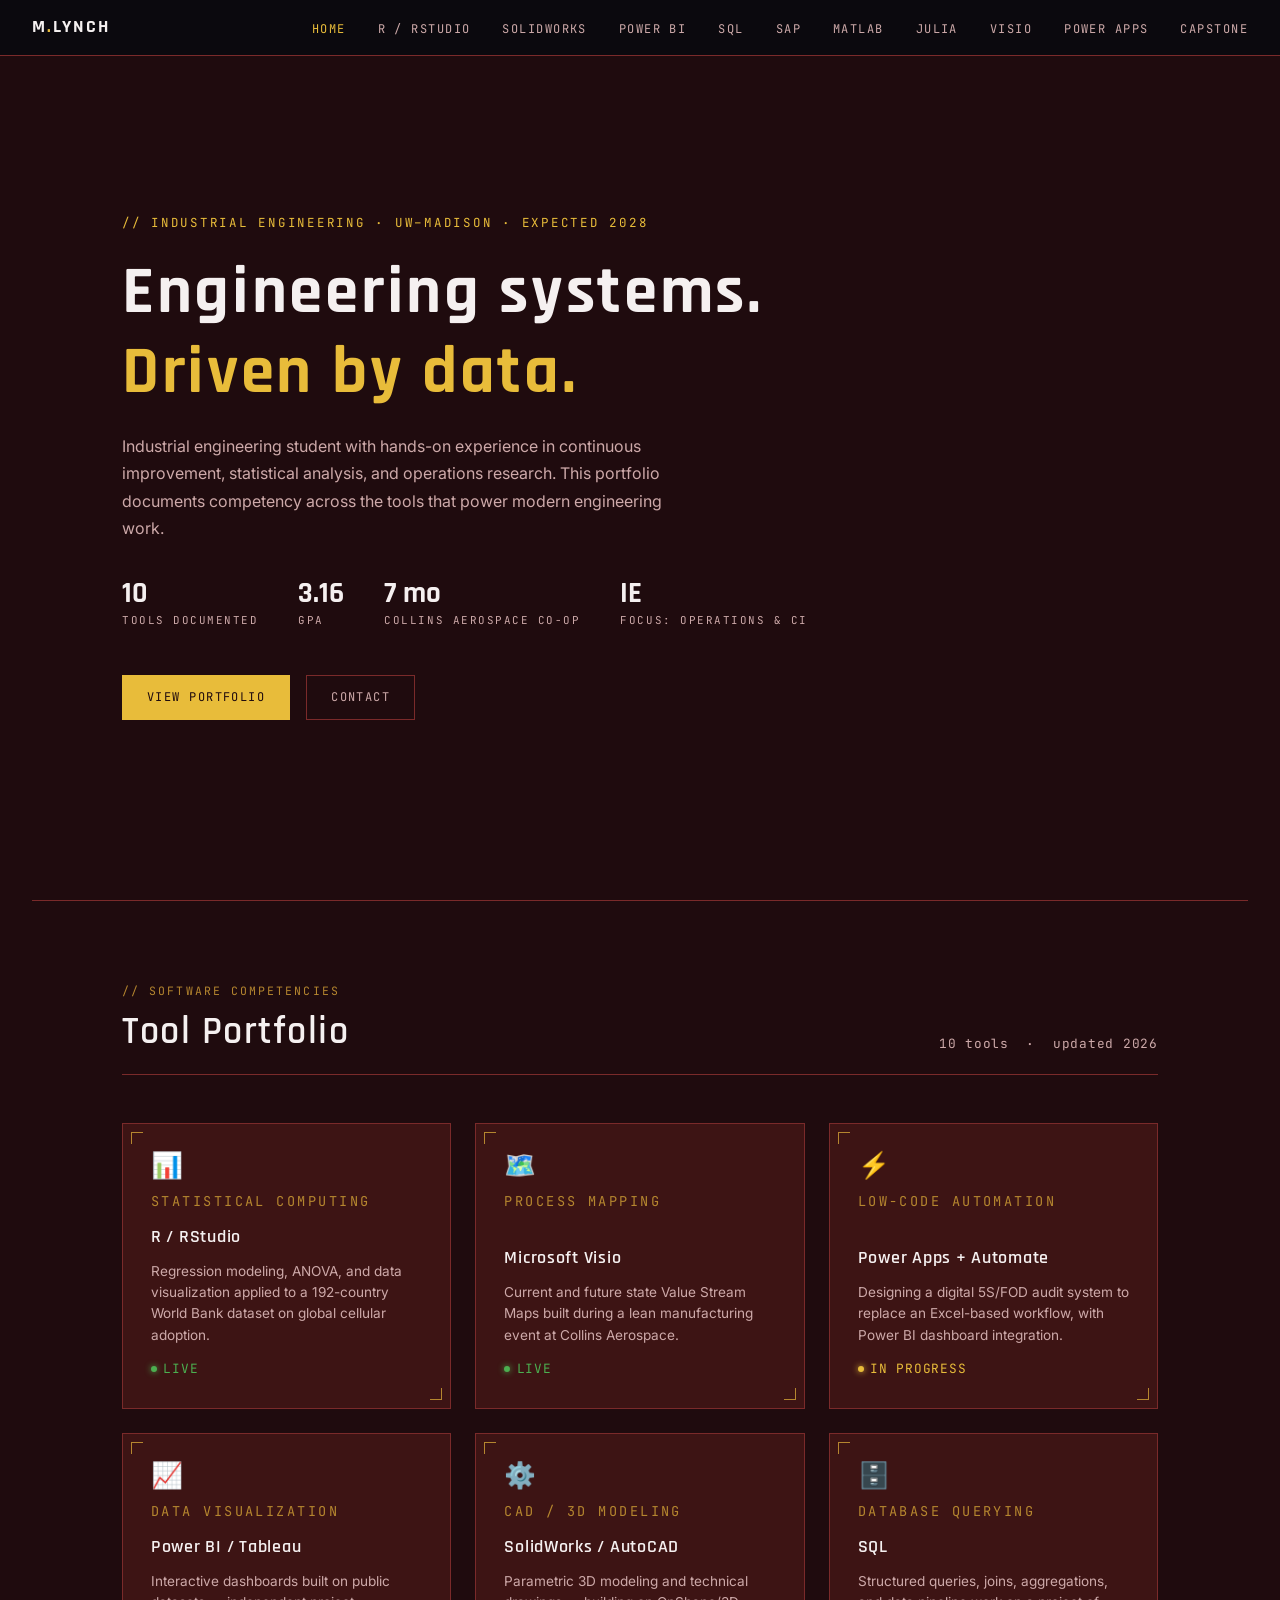
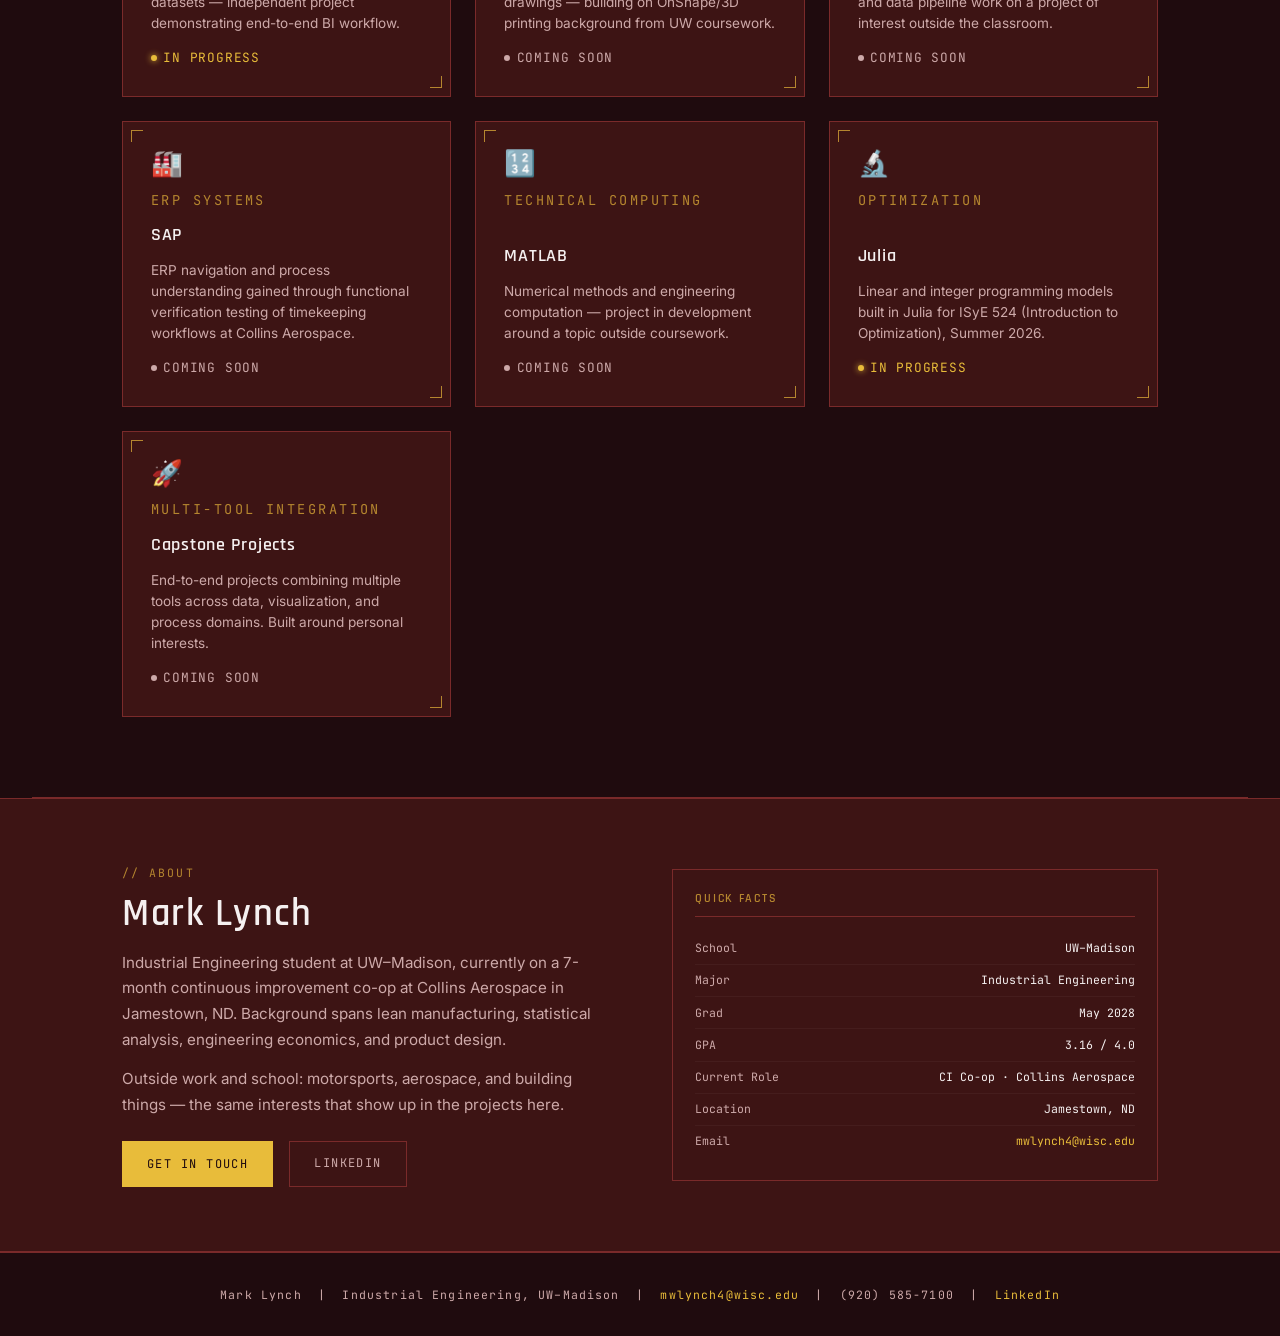
<file: index.html>
<!DOCTYPE html>
<html lang="en">
<head>
  <meta charset="UTF-8" />
  <meta name="viewport" content="width=device-width, initial-scale=1.0" />
  <title>Mark Lynch — Engineering Portfolio</title>
  <link rel="stylesheet" href="css/style.css" />
</head>
<body>

<!-- NAV -->
<nav>
  <a href="index.html" class="nav-logo">M<span>.</span>Lynch</a>
  <ul class="nav-links">
    <li><a href="index.html" class="active">Home</a></li>
    <li><a href="pages/r-studio.html">R / RStudio</a></li>
    <li><a href="pages/solidworks.html">SolidWorks</a></li>
    <li><a href="pages/powerbi.html">Power BI</a></li>
    <li><a href="pages/sql.html">SQL</a></li>
    <li><a href="pages/sap.html">SAP</a></li>
    <li><a href="pages/matlab.html">MATLAB</a></li>
    <li><a href="pages/julia.html">Julia</a></li>
    <li><a href="pages/visio.html">Visio</a></li>
    <li><a href="pages/powerapps.html">Power Apps</a></li>
    <li><a href="pages/capstone.html">Capstone</a></li>
  </ul>
  <button class="nav-hamburger" aria-label="Menu">
    <span></span><span></span><span></span>
  </button>
</nav>

<!-- HERO -->
<section class="hero">
  <div class="scan-line"></div>
  <p class="hero-eyebrow">// Industrial Engineering · UW–Madison · Expected 2028</p>
  <h1>Engineering systems.<br><em>Driven by data.</em></h1>
  <p class="hero-desc">
    Industrial engineering student with hands-on experience in continuous improvement,
    statistical analysis, and operations research. This portfolio documents competency
    across the tools that power modern engineering work.
  </p>

  <div class="hero-stats">
    <div class="stat-item">
      <span class="stat-value">10</span>
      <span class="stat-label">Tools Documented</span>
    </div>
    <div class="stat-item">
      <span class="stat-value">3.16</span>
      <span class="stat-label">GPA</span>
    </div>
    <div class="stat-item">
      <span class="stat-value">7 mo</span>
      <span class="stat-label">Collins Aerospace Co-op</span>
    </div>
    <div class="stat-item">
      <span class="stat-value">IE</span>
      <span class="stat-label">Focus: Operations & CI</span>
    </div>
  </div>

  <div class="hero-cta">
    <a href="#tools" class="btn btn-primary">View Portfolio</a>
    <button class="btn btn-ghost copy-email" data-email="mwlynch4@wisc.edu">Contact</button>
  </div>
</section>

<hr class="divider" />

<!-- TOOLS SECTION -->
<div id="tools" class="section">
  <div class="section-header">
    <div>
      <p class="section-label">// Software Competencies</p>
      <h2>Tool Portfolio</h2>
    </div>
    <span class="mono muted">10 tools &nbsp;·&nbsp; updated 2026</span>
  </div>

  <div class="tool-grid">

    <!-- R / RStudio -->
    <a href="pages/r-studio.html" class="tool-card">
      <div class="tool-card-icon">📊</div>
      <p class="tool-card-label">Statistical Computing</p>
      <h3>R / RStudio</h3>
      <p>Regression modeling, ANOVA, and data visualization applied to a 192-country World Bank dataset on global cellular adoption.</p>
      <div class="tool-card-status status-live">
        <span class="status-dot"></span>
        <span class="mono">Live</span>
      </div>
    </a>

    <!-- Visio -->
    <a href="pages/visio.html" class="tool-card">
      <div class="tool-card-icon">🗺️</div>
      <p class="tool-card-label">Process Mapping</p>
      <h3>Microsoft Visio</h3>
      <p>Current and future state Value Stream Maps built during a lean manufacturing event at Collins Aerospace.</p>
      <div class="tool-card-status status-live">
        <span class="status-dot"></span>
        <span class="mono">Live</span>
      </div>
    </a>

    <!-- Power Apps -->
    <a href="pages/powerapps.html" class="tool-card">
      <div class="tool-card-icon">⚡</div>
      <p class="tool-card-label">Low-Code Automation</p>
      <h3>Power Apps + Automate</h3>
      <p>Designing a digital 5S/FOD audit system to replace an Excel-based workflow, with Power BI dashboard integration.</p>
      <div class="tool-card-status status-wip">
        <span class="status-dot"></span>
        <span class="mono">In Progress</span>
      </div>
    </a>

    <!-- Power BI -->
    <a href="pages/powerbi.html" class="tool-card">
      <div class="tool-card-icon">📈</div>
      <p class="tool-card-label">Data Visualization</p>
      <h3>Power BI / Tableau</h3>
      <p>Interactive dashboards built on public datasets — independent project demonstrating end-to-end BI workflow.</p>
      <div class="tool-card-status status-wip">
        <span class="status-dot"></span>
        <span class="mono">In Progress</span>
      </div>
    </a>

    <!-- SolidWorks -->
    <a href="pages/solidworks.html" class="tool-card">
      <div class="tool-card-icon">⚙️</div>
      <p class="tool-card-label">CAD / 3D Modeling</p>
      <h3>SolidWorks / AutoCAD</h3>
      <p>Parametric 3D modeling and technical drawings — building on OnShape/3D printing background from UW coursework.</p>
      <div class="tool-card-status status-planned">
        <span class="status-dot"></span>
        <span class="mono">Coming Soon</span>
      </div>
    </a>

    <!-- SQL -->
    <a href="pages/sql.html" class="tool-card">
      <div class="tool-card-icon">🗄️</div>
      <p class="tool-card-label">Database Querying</p>
      <h3>SQL</h3>
      <p>Structured queries, joins, aggregations, and data pipeline work on a project of interest outside the classroom.</p>
      <div class="tool-card-status status-planned">
        <span class="status-dot"></span>
        <span class="mono">Coming Soon</span>
      </div>
    </a>

    <!-- SAP -->
    <a href="pages/sap.html" class="tool-card">
      <div class="tool-card-icon">🏭</div>
      <p class="tool-card-label">ERP Systems</p>
      <h3>SAP</h3>
      <p>ERP navigation and process understanding gained through functional verification testing of timekeeping workflows at Collins Aerospace.</p>
      <div class="tool-card-status status-planned">
        <span class="status-dot"></span>
        <span class="mono">Coming Soon</span>
      </div>
    </a>

    <!-- MATLAB -->
    <a href="pages/matlab.html" class="tool-card">
      <div class="tool-card-icon">🔢</div>
      <p class="tool-card-label">Technical Computing</p>
      <h3>MATLAB</h3>
      <p>Numerical methods and engineering computation — project in development around a topic outside coursework.</p>
      <div class="tool-card-status status-planned">
        <span class="status-dot"></span>
        <span class="mono">Coming Soon</span>
      </div>
    </a>

    <!-- Julia -->
    <a href="pages/julia.html" class="tool-card">
      <div class="tool-card-icon">🔬</div>
      <p class="tool-card-label">Optimization</p>
      <h3>Julia</h3>
      <p>Linear and integer programming models built in Julia for ISyE 524 (Introduction to Optimization), Summer 2026.</p>
      <div class="tool-card-status status-wip">
        <span class="status-dot"></span>
        <span class="mono">In Progress</span>
      </div>
    </a>

    <!-- Capstone -->
    <a href="pages/capstone.html" class="tool-card">
      <div class="tool-card-icon">🚀</div>
      <p class="tool-card-label">Multi-Tool Integration</p>
      <h3>Capstone Projects</h3>
      <p>End-to-end projects combining multiple tools across data, visualization, and process domains. Built around personal interests.</p>
      <div class="tool-card-status status-planned">
        <span class="status-dot"></span>
        <span class="mono">Coming Soon</span>
      </div>
    </a>

  </div>
</div>

<hr class="divider" />

<!-- ABOUT STRIP -->
<div class="about-strip">
  <div class="section">
    <div>
      <p class="section-label">// About</p>
      <h2>Mark Lynch</h2>
      <p style="margin-top:0.8rem;">
        Industrial Engineering student at UW–Madison, currently on a 7-month continuous
        improvement co-op at Collins Aerospace in Jamestown, ND. Background spans lean
        manufacturing, statistical analysis, engineering economics, and product design.
      </p>
      <p style="margin-top:0.8rem;">
        Outside work and school: motorsports, aerospace, and building things — the same
        interests that show up in the projects here.
      </p>
      <div style="margin-top:1.5rem; display:flex; gap:1rem; flex-wrap:wrap;">
        <button class="btn btn-primary copy-email" data-email="mwlynch4@wisc.edu">Get in Touch</button>
        <a href="https://linkedin.com/in/mark-lynch-a21a8b310" target="_blank" class="btn btn-ghost">LinkedIn</a>
      </div>
    </div>
    <div>
      <div class="sidebar-panel">
        <h4>Quick Facts</h4>
        <div class="sidebar-row">
          <span class="sidebar-key">School</span>
          <span class="sidebar-val">UW–Madison</span>
        </div>
        <div class="sidebar-row">
          <span class="sidebar-key">Major</span>
          <span class="sidebar-val">Industrial Engineering</span>
        </div>
        <div class="sidebar-row">
          <span class="sidebar-key">Grad</span>
          <span class="sidebar-val">May 2028</span>
        </div>
        <div class="sidebar-row">
          <span class="sidebar-key">GPA</span>
          <span class="sidebar-val">3.16 / 4.0</span>
        </div>
        <div class="sidebar-row">
          <span class="sidebar-key">Current Role</span>
          <span class="sidebar-val">CI Co-op · Collins Aerospace</span>
        </div>
        <div class="sidebar-row">
          <span class="sidebar-key">Location</span>
          <span class="sidebar-val">Jamestown, ND</span>
        </div>
        <div class="sidebar-row">
          <span class="sidebar-key">Email</span>
          <span class="sidebar-val"><a href="mailto:mwlynch4@wisc.edu">mwlynch4@wisc.edu</a></span>
        </div>
      </div>
    </div>
  </div>
</div>

<!-- FOOTER -->
<footer>
  <p>Mark Lynch &nbsp;|&nbsp; Industrial Engineering, UW–Madison &nbsp;|&nbsp;
     <a href="mailto:mwlynch4@wisc.edu">mwlynch4@wisc.edu</a> &nbsp;|&nbsp;
    (920) 585-7100 &nbsp;|&nbsp;
     <a href="https://linkedin.com/in/mark-lynch-a21a8b310" target="_blank">LinkedIn</a>
  </p>
</footer>

<script src="js/main.js"></script>
</body>
</html>
</file>
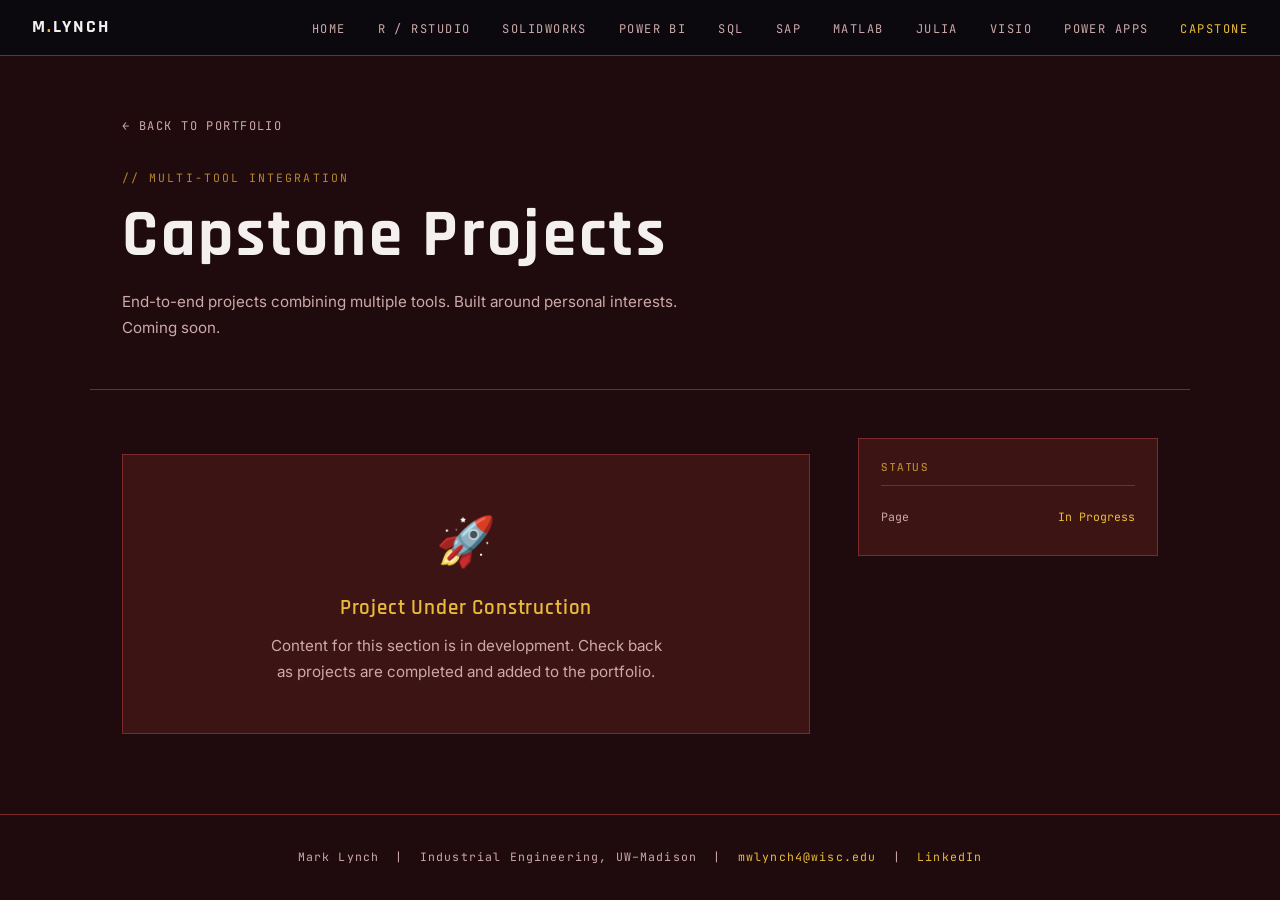
<file: pages/capstone.html>
<!DOCTYPE html>
<html lang="en">
<head>
  <meta charset="UTF-8" />
  <meta name="viewport" content="width=device-width, initial-scale=1.0" />
  <title>Capstone Projects — Mark Lynch Portfolio</title>
  <link rel="stylesheet" href="../css/style.css" />
</head>
<body>

<nav>
  <a href="../index.html" class="nav-logo">M<span>.</span>Lynch</a>
  <ul class="nav-links">
    <li><a href="../index.html">Home</a></li>
    <li><a href="r-studio.html">R / RStudio</a></li>
    <li><a href="solidworks.html">SolidWorks</a></li>
    <li><a href="powerbi.html">Power BI</a></li>
    <li><a href="sql.html">SQL</a></li>
    <li><a href="sap.html">SAP</a></li>
    <li><a href="matlab.html">MATLAB</a></li>
    <li><a href="julia.html">Julia</a></li>
    <li><a href="visio.html">Visio</a></li>
    <li><a href="powerapps.html">Power Apps</a></li>
    <li><a href="capstone.html">Capstone</a></li>
  </ul>
  <button class="nav-hamburger" aria-label="Menu">
    <span></span><span></span><span></span>
  </button>
</nav>

<div class="project-hero">
  <a href="../index.html" class="project-back">← Back to Portfolio</a>
  <p class="section-label">// Multi-Tool Integration</p>
  <h1>Capstone Projects</h1>
  <p style="max-width:580px; margin-top:0.8rem;">End-to-end projects combining multiple tools. Built around personal interests. Coming soon.</p>
</div>

<div class="project-body">
  <div class="project-content">
    <div style="
      background: var(--panel);
      border: 1px solid var(--border);
      padding: 3rem 2rem;
      text-align: center;
      margin-top: 1rem;
    ">
      <div style="font-size:3rem; margin-bottom:1rem;">🚀</div>
      <h3 style="margin-bottom:0.8rem; color:var(--gold);">Project Under Construction</h3>
      <p style="max-width:400px; margin:0 auto;">
        Content for this section is in development.
        Check back as projects are completed and added to the portfolio.
      </p>
    </div>
  </div>

  <aside class="project-sidebar">
    <div class="sidebar-panel">
      <h4>Status</h4>
      <div class="sidebar-row">
        <span class="sidebar-key">Page</span>
        <span class="sidebar-val" style="color:var(--gold);">In Progress</span>
      </div>
    </div>
  </aside>
</div>

<footer>
  <p>Mark Lynch &nbsp;|&nbsp; Industrial Engineering, UW&#8211;Madison &nbsp;|&nbsp;
     <a href="mailto:mwlynch4@wisc.edu">mwlynch4@wisc.edu</a> &nbsp;|&nbsp;
     <a href="https://linkedin.com/in/mark-lynch-a21a8b310" target="_blank">LinkedIn</a>
  </p>
</footer>

<script src="../js/main.js"></script>
</body>
</html>
</file>
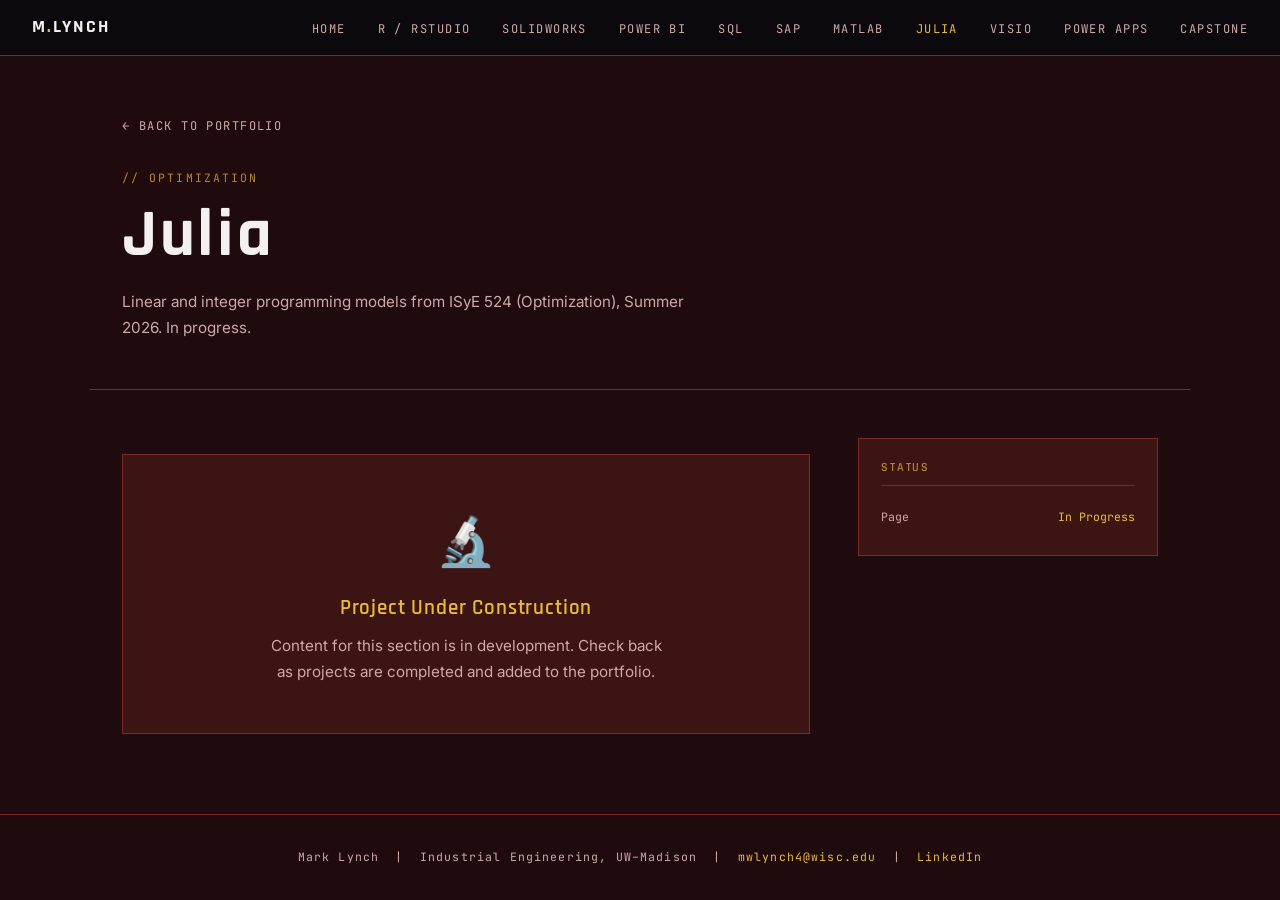
<file: pages/julia.html>
<!DOCTYPE html>
<html lang="en">
<head>
  <meta charset="UTF-8" />
  <meta name="viewport" content="width=device-width, initial-scale=1.0" />
  <title>Julia — Mark Lynch Portfolio</title>
  <link rel="stylesheet" href="../css/style.css" />
</head>
<body>

<nav>
  <a href="../index.html" class="nav-logo">M<span>.</span>Lynch</a>
  <ul class="nav-links">
    <li><a href="../index.html">Home</a></li>
    <li><a href="r-studio.html">R / RStudio</a></li>
    <li><a href="solidworks.html">SolidWorks</a></li>
    <li><a href="powerbi.html">Power BI</a></li>
    <li><a href="sql.html">SQL</a></li>
    <li><a href="sap.html">SAP</a></li>
    <li><a href="matlab.html">MATLAB</a></li>
    <li><a href="julia.html">Julia</a></li>
    <li><a href="visio.html">Visio</a></li>
    <li><a href="powerapps.html">Power Apps</a></li>
    <li><a href="capstone.html">Capstone</a></li>
  </ul>
  <button class="nav-hamburger" aria-label="Menu">
    <span></span><span></span><span></span>
  </button>
</nav>

<div class="project-hero">
  <a href="../index.html" class="project-back">← Back to Portfolio</a>
  <p class="section-label">// Optimization</p>
  <h1>Julia</h1>
  <p style="max-width:580px; margin-top:0.8rem;">Linear and integer programming models from ISyE 524 (Optimization), Summer 2026. In progress.</p>
</div>

<div class="project-body">
  <div class="project-content">
    <div style="
      background: var(--panel);
      border: 1px solid var(--border);
      padding: 3rem 2rem;
      text-align: center;
      margin-top: 1rem;
    ">
      <div style="font-size:3rem; margin-bottom:1rem;">🔬</div>
      <h3 style="margin-bottom:0.8rem; color:var(--gold);">Project Under Construction</h3>
      <p style="max-width:400px; margin:0 auto;">
        Content for this section is in development.
        Check back as projects are completed and added to the portfolio.
      </p>
    </div>
  </div>

  <aside class="project-sidebar">
    <div class="sidebar-panel">
      <h4>Status</h4>
      <div class="sidebar-row">
        <span class="sidebar-key">Page</span>
        <span class="sidebar-val" style="color:var(--gold);">In Progress</span>
      </div>
    </div>
  </aside>
</div>

<footer>
  <p>Mark Lynch &nbsp;|&nbsp; Industrial Engineering, UW&#8211;Madison &nbsp;|&nbsp;
     <a href="mailto:mwlynch4@wisc.edu">mwlynch4@wisc.edu</a> &nbsp;|&nbsp;
     <a href="https://linkedin.com/in/mark-lynch-a21a8b310" target="_blank">LinkedIn</a>
  </p>
</footer>

<script src="../js/main.js"></script>
</body>
</html>
</file>
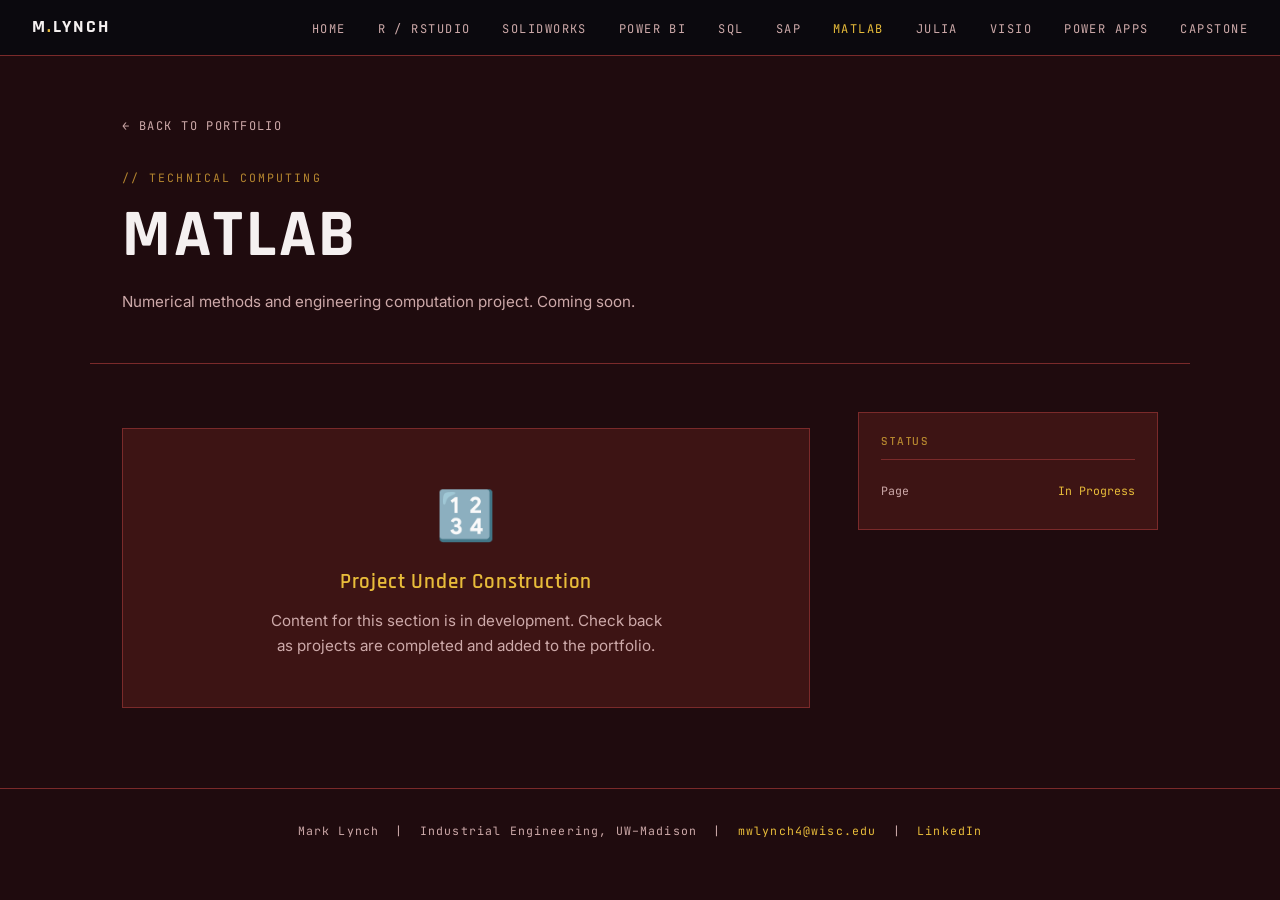
<file: pages/matlab.html>
<!DOCTYPE html>
<html lang="en">
<head>
  <meta charset="UTF-8" />
  <meta name="viewport" content="width=device-width, initial-scale=1.0" />
  <title>MATLAB — Mark Lynch Portfolio</title>
  <link rel="stylesheet" href="../css/style.css" />
</head>
<body>

<nav>
  <a href="../index.html" class="nav-logo">M<span>.</span>Lynch</a>
  <ul class="nav-links">
    <li><a href="../index.html">Home</a></li>
    <li><a href="r-studio.html">R / RStudio</a></li>
    <li><a href="solidworks.html">SolidWorks</a></li>
    <li><a href="powerbi.html">Power BI</a></li>
    <li><a href="sql.html">SQL</a></li>
    <li><a href="sap.html">SAP</a></li>
    <li><a href="matlab.html">MATLAB</a></li>
    <li><a href="julia.html">Julia</a></li>
    <li><a href="visio.html">Visio</a></li>
    <li><a href="powerapps.html">Power Apps</a></li>
    <li><a href="capstone.html">Capstone</a></li>
  </ul>
  <button class="nav-hamburger" aria-label="Menu">
    <span></span><span></span><span></span>
  </button>
</nav>

<div class="project-hero">
  <a href="../index.html" class="project-back">← Back to Portfolio</a>
  <p class="section-label">// Technical Computing</p>
  <h1>MATLAB</h1>
  <p style="max-width:580px; margin-top:0.8rem;">Numerical methods and engineering computation project. Coming soon.</p>
</div>

<div class="project-body">
  <div class="project-content">
    <div style="
      background: var(--panel);
      border: 1px solid var(--border);
      padding: 3rem 2rem;
      text-align: center;
      margin-top: 1rem;
    ">
      <div style="font-size:3rem; margin-bottom:1rem;">🔢</div>
      <h3 style="margin-bottom:0.8rem; color:var(--gold);">Project Under Construction</h3>
      <p style="max-width:400px; margin:0 auto;">
        Content for this section is in development.
        Check back as projects are completed and added to the portfolio.
      </p>
    </div>
  </div>

  <aside class="project-sidebar">
    <div class="sidebar-panel">
      <h4>Status</h4>
      <div class="sidebar-row">
        <span class="sidebar-key">Page</span>
        <span class="sidebar-val" style="color:var(--gold);">In Progress</span>
      </div>
    </div>
  </aside>
</div>

<footer>
  <p>Mark Lynch &nbsp;|&nbsp; Industrial Engineering, UW&#8211;Madison &nbsp;|&nbsp;
     <a href="mailto:mwlynch4@wisc.edu">mwlynch4@wisc.edu</a> &nbsp;|&nbsp;
     <a href="https://linkedin.com/in/mark-lynch-a21a8b310" target="_blank">LinkedIn</a>
  </p>
</footer>

<script src="../js/main.js"></script>
</body>
</html>
</file>
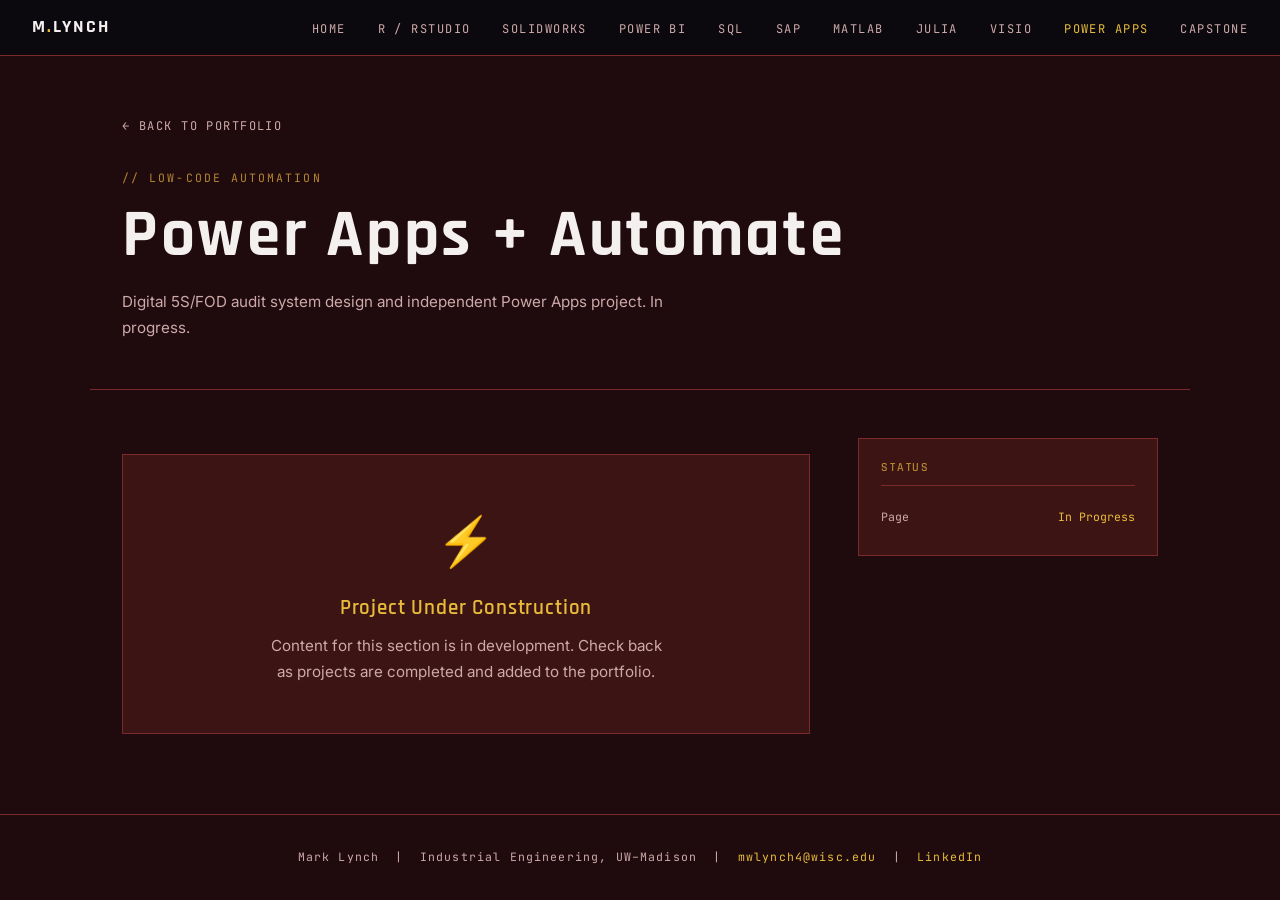
<file: pages/powerapps.html>
<!DOCTYPE html>
<html lang="en">
<head>
  <meta charset="UTF-8" />
  <meta name="viewport" content="width=device-width, initial-scale=1.0" />
  <title>Power Apps + Automate — Mark Lynch Portfolio</title>
  <link rel="stylesheet" href="../css/style.css" />
</head>
<body>

<nav>
  <a href="../index.html" class="nav-logo">M<span>.</span>Lynch</a>
  <ul class="nav-links">
    <li><a href="../index.html">Home</a></li>
    <li><a href="r-studio.html">R / RStudio</a></li>
    <li><a href="solidworks.html">SolidWorks</a></li>
    <li><a href="powerbi.html">Power BI</a></li>
    <li><a href="sql.html">SQL</a></li>
    <li><a href="sap.html">SAP</a></li>
    <li><a href="matlab.html">MATLAB</a></li>
    <li><a href="julia.html">Julia</a></li>
    <li><a href="visio.html">Visio</a></li>
    <li><a href="powerapps.html">Power Apps</a></li>
    <li><a href="capstone.html">Capstone</a></li>
  </ul>
  <button class="nav-hamburger" aria-label="Menu">
    <span></span><span></span><span></span>
  </button>
</nav>

<div class="project-hero">
  <a href="../index.html" class="project-back">← Back to Portfolio</a>
  <p class="section-label">// Low-Code Automation</p>
  <h1>Power Apps + Automate</h1>
  <p style="max-width:580px; margin-top:0.8rem;">Digital 5S/FOD audit system design and independent Power Apps project. In progress.</p>
</div>

<div class="project-body">
  <div class="project-content">
    <div style="
      background: var(--panel);
      border: 1px solid var(--border);
      padding: 3rem 2rem;
      text-align: center;
      margin-top: 1rem;
    ">
      <div style="font-size:3rem; margin-bottom:1rem;">⚡</div>
      <h3 style="margin-bottom:0.8rem; color:var(--gold);">Project Under Construction</h3>
      <p style="max-width:400px; margin:0 auto;">
        Content for this section is in development.
        Check back as projects are completed and added to the portfolio.
      </p>
    </div>
  </div>

  <aside class="project-sidebar">
    <div class="sidebar-panel">
      <h4>Status</h4>
      <div class="sidebar-row">
        <span class="sidebar-key">Page</span>
        <span class="sidebar-val" style="color:var(--gold);">In Progress</span>
      </div>
    </div>
  </aside>
</div>

<footer>
  <p>Mark Lynch &nbsp;|&nbsp; Industrial Engineering, UW&#8211;Madison &nbsp;|&nbsp;
     <a href="mailto:mwlynch4@wisc.edu">mwlynch4@wisc.edu</a> &nbsp;|&nbsp;
     <a href="https://linkedin.com/in/mark-lynch-a21a8b310" target="_blank">LinkedIn</a>
  </p>
</footer>

<script src="../js/main.js"></script>
</body>
</html>
</file>
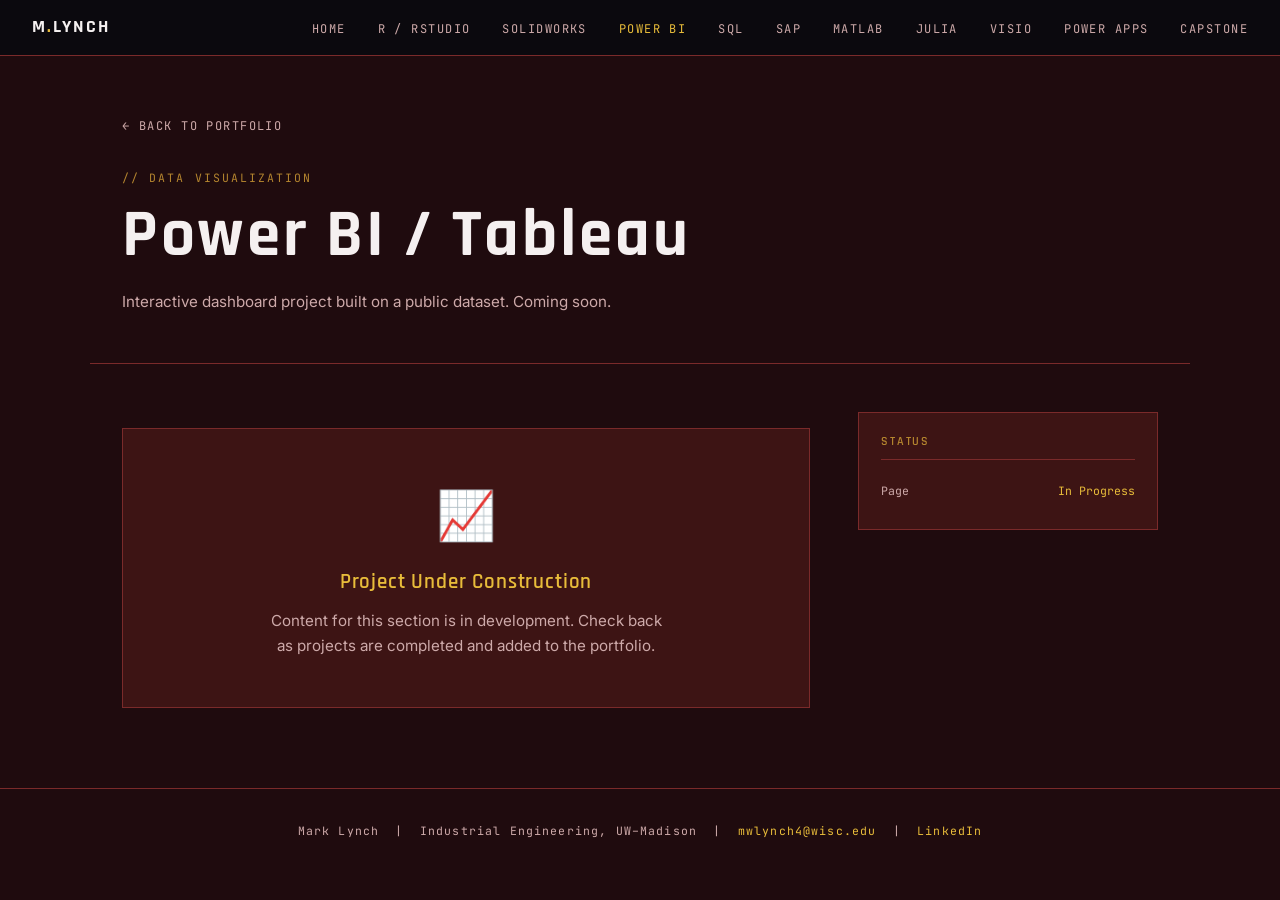
<file: pages/powerbi.html>
<!DOCTYPE html>
<html lang="en">
<head>
  <meta charset="UTF-8" />
  <meta name="viewport" content="width=device-width, initial-scale=1.0" />
  <title>Power BI / Tableau — Mark Lynch Portfolio</title>
  <link rel="stylesheet" href="../css/style.css" />
</head>
<body>

<nav>
  <a href="../index.html" class="nav-logo">M<span>.</span>Lynch</a>
  <ul class="nav-links">
    <li><a href="../index.html">Home</a></li>
    <li><a href="r-studio.html">R / RStudio</a></li>
    <li><a href="solidworks.html">SolidWorks</a></li>
    <li><a href="powerbi.html">Power BI</a></li>
    <li><a href="sql.html">SQL</a></li>
    <li><a href="sap.html">SAP</a></li>
    <li><a href="matlab.html">MATLAB</a></li>
    <li><a href="julia.html">Julia</a></li>
    <li><a href="visio.html">Visio</a></li>
    <li><a href="powerapps.html">Power Apps</a></li>
    <li><a href="capstone.html">Capstone</a></li>
  </ul>
  <button class="nav-hamburger" aria-label="Menu">
    <span></span><span></span><span></span>
  </button>
</nav>

<div class="project-hero">
  <a href="../index.html" class="project-back">← Back to Portfolio</a>
  <p class="section-label">// Data Visualization</p>
  <h1>Power BI / Tableau</h1>
  <p style="max-width:580px; margin-top:0.8rem;">Interactive dashboard project built on a public dataset. Coming soon.</p>
</div>

<div class="project-body">
  <div class="project-content">
    <div style="
      background: var(--panel);
      border: 1px solid var(--border);
      padding: 3rem 2rem;
      text-align: center;
      margin-top: 1rem;
    ">
      <div style="font-size:3rem; margin-bottom:1rem;">📈</div>
      <h3 style="margin-bottom:0.8rem; color:var(--gold);">Project Under Construction</h3>
      <p style="max-width:400px; margin:0 auto;">
        Content for this section is in development.
        Check back as projects are completed and added to the portfolio.
      </p>
    </div>
  </div>

  <aside class="project-sidebar">
    <div class="sidebar-panel">
      <h4>Status</h4>
      <div class="sidebar-row">
        <span class="sidebar-key">Page</span>
        <span class="sidebar-val" style="color:var(--gold);">In Progress</span>
      </div>
    </div>
  </aside>
</div>

<footer>
  <p>Mark Lynch &nbsp;|&nbsp; Industrial Engineering, UW&#8211;Madison &nbsp;|&nbsp;
     <a href="mailto:mwlynch4@wisc.edu">mwlynch4@wisc.edu</a> &nbsp;|&nbsp;
     <a href="https://linkedin.com/in/mark-lynch-a21a8b310" target="_blank">LinkedIn</a>
  </p>
</footer>

<script src="../js/main.js"></script>
</body>
</html>
</file>
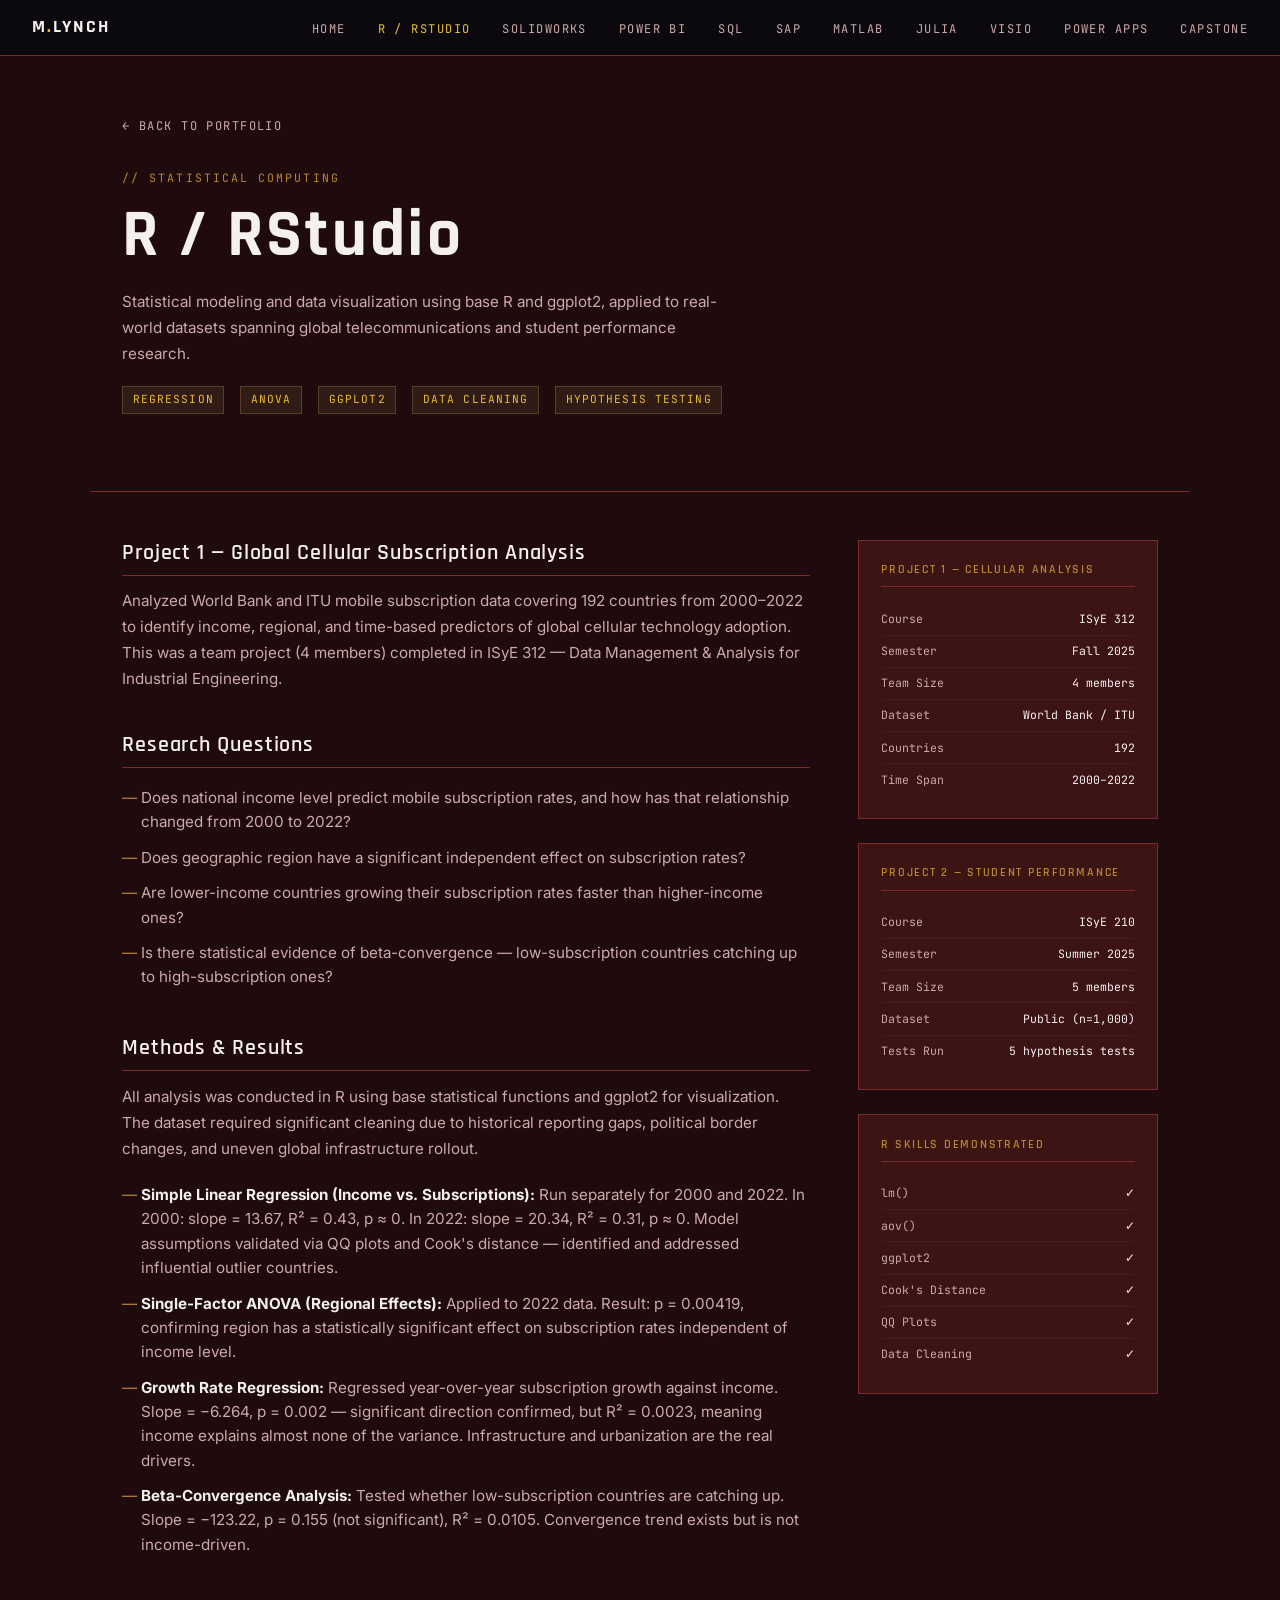
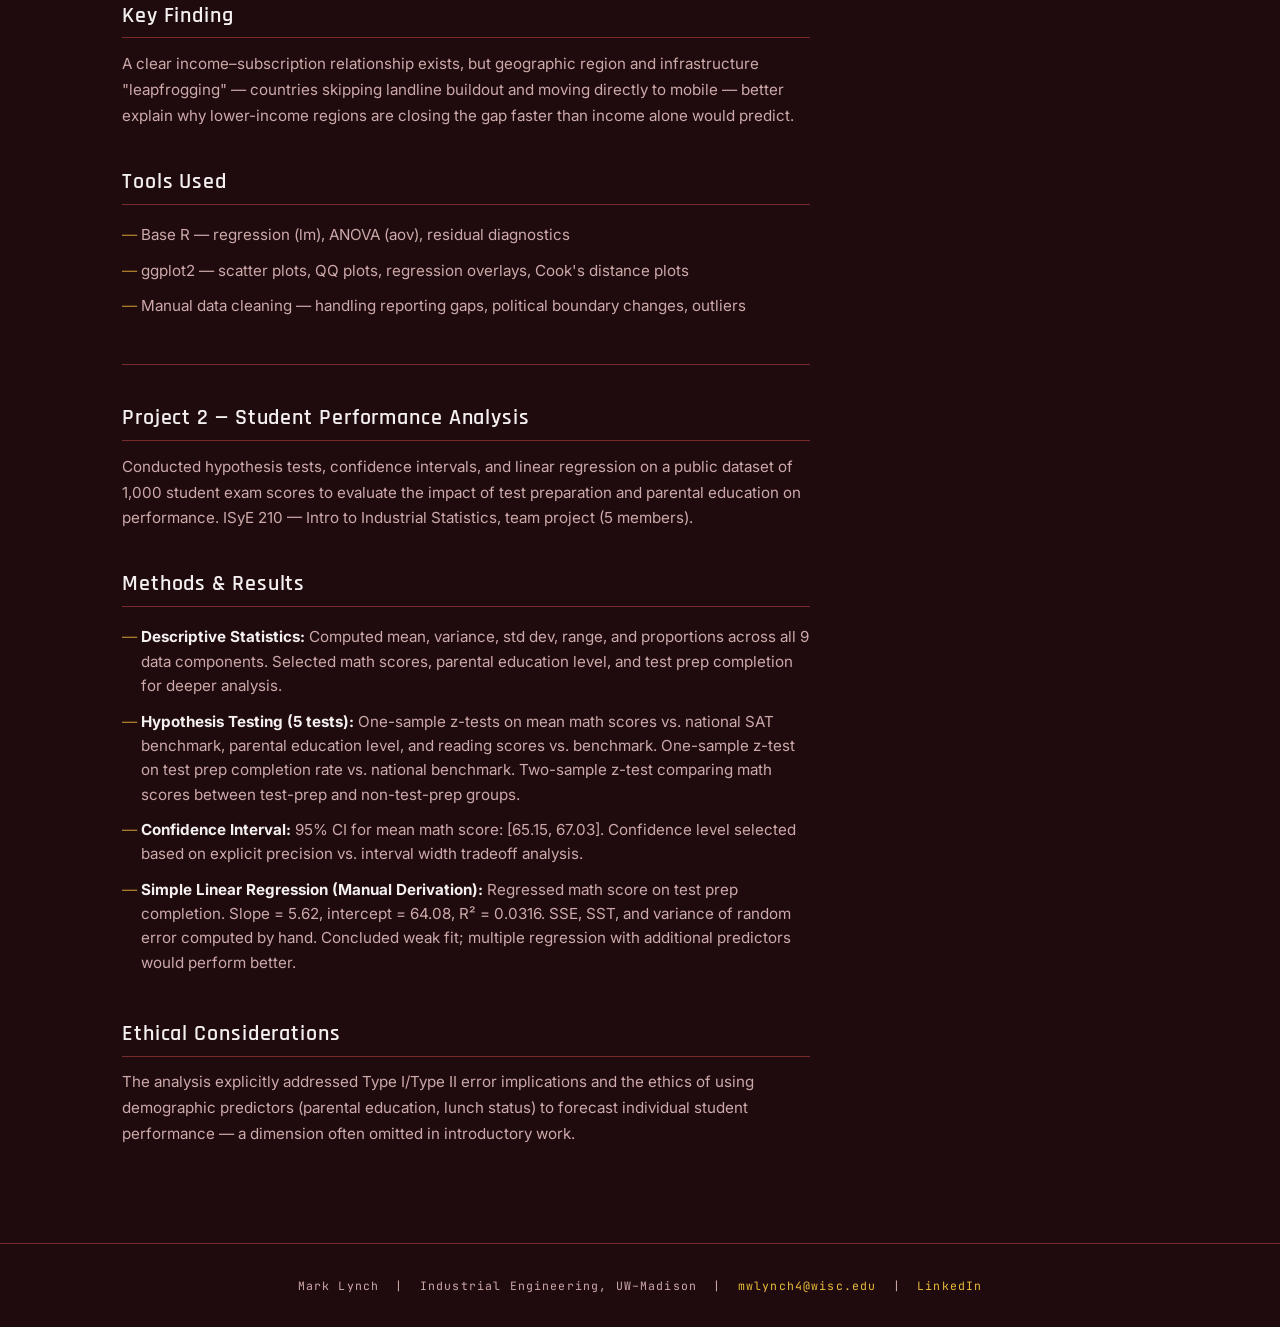
<file: pages/r-studio.html>
<!DOCTYPE html>
<html lang="en">
<head>
  <meta charset="UTF-8" />
  <meta name="viewport" content="width=device-width, initial-scale=1.0" />
  <title>R / RStudio — Mark Lynch Portfolio</title>
  <link rel="stylesheet" href="../css/style.css" />
</head>
<body>

<!-- NAV -->
<nav>
  <a href="../index.html" class="nav-logo">M<span>.</span>Lynch</a>
  <ul class="nav-links">
    <li><a href="../index.html">Home</a></li>
    <li><a href="r-studio.html" class="active">R / RStudio</a></li>
    <li><a href="solidworks.html">SolidWorks</a></li>
    <li><a href="powerbi.html">Power BI</a></li>
    <li><a href="sql.html">SQL</a></li>
    <li><a href="sap.html">SAP</a></li>
    <li><a href="matlab.html">MATLAB</a></li>
    <li><a href="julia.html">Julia</a></li>
    <li><a href="visio.html">Visio</a></li>
    <li><a href="powerapps.html">Power Apps</a></li>
    <li><a href="capstone.html">Capstone</a></li>
  </ul>
  <button class="nav-hamburger" aria-label="Menu">
    <span></span><span></span><span></span>
  </button>
</nav>

<!-- PROJECT HERO -->
<div class="project-hero">
  <a href="../index.html" class="project-back">← Back to Portfolio</a>
  <p class="section-label">// Statistical Computing</p>
  <h1>R / RStudio</h1>
  <p style="max-width:620px; margin-top:0.8rem;">
    Statistical modeling and data visualization using base R and ggplot2, applied to
    real-world datasets spanning global telecommunications and student performance research.
  </p>
  <div class="project-meta">
    <span class="tag">Regression</span>
    <span class="tag">ANOVA</span>
    <span class="tag">ggplot2</span>
    <span class="tag">Data Cleaning</span>
    <span class="tag">Hypothesis Testing</span>
  </div>
</div>

<!-- PROJECT BODY -->
<div class="project-body">

  <!-- MAIN CONTENT -->
  <div class="project-content">

    <h2>Project 1 — Global Cellular Subscription Analysis</h2>
    <p>
      Analyzed World Bank and ITU mobile subscription data covering 192 countries from
      2000–2022 to identify income, regional, and time-based predictors of global cellular
      technology adoption. This was a team project (4 members) completed in ISyE 312 —
      Data Management & Analysis for Industrial Engineering.
    </p>

    <h2>Research Questions</h2>
    <ul>
      <li>Does national income level predict mobile subscription rates, and how has that relationship changed from 2000 to 2022?</li>
      <li>Does geographic region have a significant independent effect on subscription rates?</li>
      <li>Are lower-income countries growing their subscription rates faster than higher-income ones?</li>
      <li>Is there statistical evidence of beta-convergence — low-subscription countries catching up to high-subscription ones?</li>
    </ul>

    <h2>Methods & Results</h2>
    <p>
      All analysis was conducted in R using base statistical functions and ggplot2 for
      visualization. The dataset required significant cleaning due to historical reporting
      gaps, political border changes, and uneven global infrastructure rollout.
    </p>

    <ul>
      <li>
        <strong style="color:var(--text)">Simple Linear Regression (Income vs. Subscriptions):</strong>
        Run separately for 2000 and 2022. In 2000: slope = 13.67, R² = 0.43, p ≈ 0.
        In 2022: slope = 20.34, R² = 0.31, p ≈ 0. Model assumptions validated via QQ
        plots and Cook's distance — identified and addressed influential outlier countries.
      </li>
      <li>
        <strong style="color:var(--text)">Single-Factor ANOVA (Regional Effects):</strong>
        Applied to 2022 data. Result: p = 0.00419, confirming region has a statistically
        significant effect on subscription rates independent of income level.
      </li>
      <li>
        <strong style="color:var(--text)">Growth Rate Regression:</strong>
        Regressed year-over-year subscription growth against income. Slope = −6.264,
        p = 0.002 — significant direction confirmed, but R² = 0.0023, meaning income
        explains almost none of the variance. Infrastructure and urbanization are the
        real drivers.
      </li>
      <li>
        <strong style="color:var(--text)">Beta-Convergence Analysis:</strong>
        Tested whether low-subscription countries are catching up. Slope = −123.22,
        p = 0.155 (not significant), R² = 0.0105. Convergence trend exists but is not
        income-driven.
      </li>
    </ul>

    <h2>Key Finding</h2>
    <p>
      A clear income–subscription relationship exists, but geographic region and
      infrastructure "leapfrogging" — countries skipping landline buildout and moving
      directly to mobile — better explain why lower-income regions are closing the gap
      faster than income alone would predict.
    </p>

    <h2>Tools Used</h2>
    <ul>
      <li>Base R — regression (lm), ANOVA (aov), residual diagnostics</li>
      <li>ggplot2 — scatter plots, QQ plots, regression overlays, Cook's distance plots</li>
      <li>Manual data cleaning — handling reporting gaps, political boundary changes, outliers</li>
    </ul>

    <hr style="border:none; border-top:1px solid var(--border); margin: 2.5rem 0;" />

    <h2>Project 2 — Student Performance Analysis</h2>
    <p>
      Conducted hypothesis tests, confidence intervals, and linear regression on a public
      dataset of 1,000 student exam scores to evaluate the impact of test preparation
      and parental education on performance. ISyE 210 — Intro to Industrial Statistics,
      team project (5 members).
    </p>

    <h2>Methods & Results</h2>
    <ul>
      <li>
        <strong style="color:var(--text)">Descriptive Statistics:</strong>
        Computed mean, variance, std dev, range, and proportions across all 9 data
        components. Selected math scores, parental education level, and test prep
        completion for deeper analysis.
      </li>
      <li>
        <strong style="color:var(--text)">Hypothesis Testing (5 tests):</strong>
        One-sample z-tests on mean math scores vs. national SAT benchmark, parental
        education level, and reading scores vs. benchmark. One-sample z-test on test
        prep completion rate vs. national benchmark. Two-sample z-test comparing math
        scores between test-prep and non-test-prep groups.
      </li>
      <li>
        <strong style="color:var(--text)">Confidence Interval:</strong>
        95% CI for mean math score: [65.15, 67.03]. Confidence level selected based
        on explicit precision vs. interval width tradeoff analysis.
      </li>
      <li>
        <strong style="color:var(--text)">Simple Linear Regression (Manual Derivation):</strong>
        Regressed math score on test prep completion. Slope = 5.62, intercept = 64.08,
        R² = 0.0316. SSE, SST, and variance of random error computed by hand. Concluded
        weak fit; multiple regression with additional predictors would perform better.
      </li>
    </ul>

    <h2>Ethical Considerations</h2>
    <p>
      The analysis explicitly addressed Type I/Type II error implications and the ethics
      of using demographic predictors (parental education, lunch status) to forecast
      individual student performance — a dimension often omitted in introductory work.
    </p>

  </div>

  <!-- SIDEBAR -->
  <aside class="project-sidebar">

    <div class="sidebar-panel">
      <h4>Project 1 — Cellular Analysis</h4>
      <div class="sidebar-row">
        <span class="sidebar-key">Course</span>
        <span class="sidebar-val">ISyE 312</span>
      </div>
      <div class="sidebar-row">
        <span class="sidebar-key">Semester</span>
        <span class="sidebar-val">Fall 2025</span>
      </div>
      <div class="sidebar-row">
        <span class="sidebar-key">Team Size</span>
        <span class="sidebar-val">4 members</span>
      </div>
      <div class="sidebar-row">
        <span class="sidebar-key">Dataset</span>
        <span class="sidebar-val">World Bank / ITU</span>
      </div>
      <div class="sidebar-row">
        <span class="sidebar-key">Countries</span>
        <span class="sidebar-val">192</span>
      </div>
      <div class="sidebar-row">
        <span class="sidebar-key">Time Span</span>
        <span class="sidebar-val">2000–2022</span>
      </div>
    </div>

    <div class="sidebar-panel">
      <h4>Project 2 — Student Performance</h4>
      <div class="sidebar-row">
        <span class="sidebar-key">Course</span>
        <span class="sidebar-val">ISyE 210</span>
      </div>
      <div class="sidebar-row">
        <span class="sidebar-key">Semester</span>
        <span class="sidebar-val">Summer 2025</span>
      </div>
      <div class="sidebar-row">
        <span class="sidebar-key">Team Size</span>
        <span class="sidebar-val">5 members</span>
      </div>
      <div class="sidebar-row">
        <span class="sidebar-key">Dataset</span>
        <span class="sidebar-val">Public (n=1,000)</span>
      </div>
      <div class="sidebar-row">
        <span class="sidebar-key">Tests Run</span>
        <span class="sidebar-val">5 hypothesis tests</span>
      </div>
    </div>

    <div class="sidebar-panel">
      <h4>R Skills Demonstrated</h4>
      <div class="sidebar-row">
        <span class="sidebar-key">lm()</span>
        <span class="sidebar-val">✓</span>
      </div>
      <div class="sidebar-row">
        <span class="sidebar-key">aov()</span>
        <span class="sidebar-val">✓</span>
      </div>
      <div class="sidebar-row">
        <span class="sidebar-key">ggplot2</span>
        <span class="sidebar-val">✓</span>
      </div>
      <div class="sidebar-row">
        <span class="sidebar-key">Cook's Distance</span>
        <span class="sidebar-val">✓</span>
      </div>
      <div class="sidebar-row">
        <span class="sidebar-key">QQ Plots</span>
        <span class="sidebar-val">✓</span>
      </div>
      <div class="sidebar-row">
        <span class="sidebar-key">Data Cleaning</span>
        <span class="sidebar-val">✓</span>
      </div>
    </div>

  </aside>

</div>

<!-- FOOTER -->
<footer>
  <p>Mark Lynch &nbsp;|&nbsp; Industrial Engineering, UW–Madison &nbsp;|&nbsp;
     <a href="mailto:mwlynch4@wisc.edu">mwlynch4@wisc.edu</a> &nbsp;|&nbsp;
     <a href="https://linkedin.com/in/mark-lynch-a21a8b310" target="_blank">LinkedIn</a>
  </p>
</footer>

<script src="../js/main.js"></script>
</body>
</html>
</file>
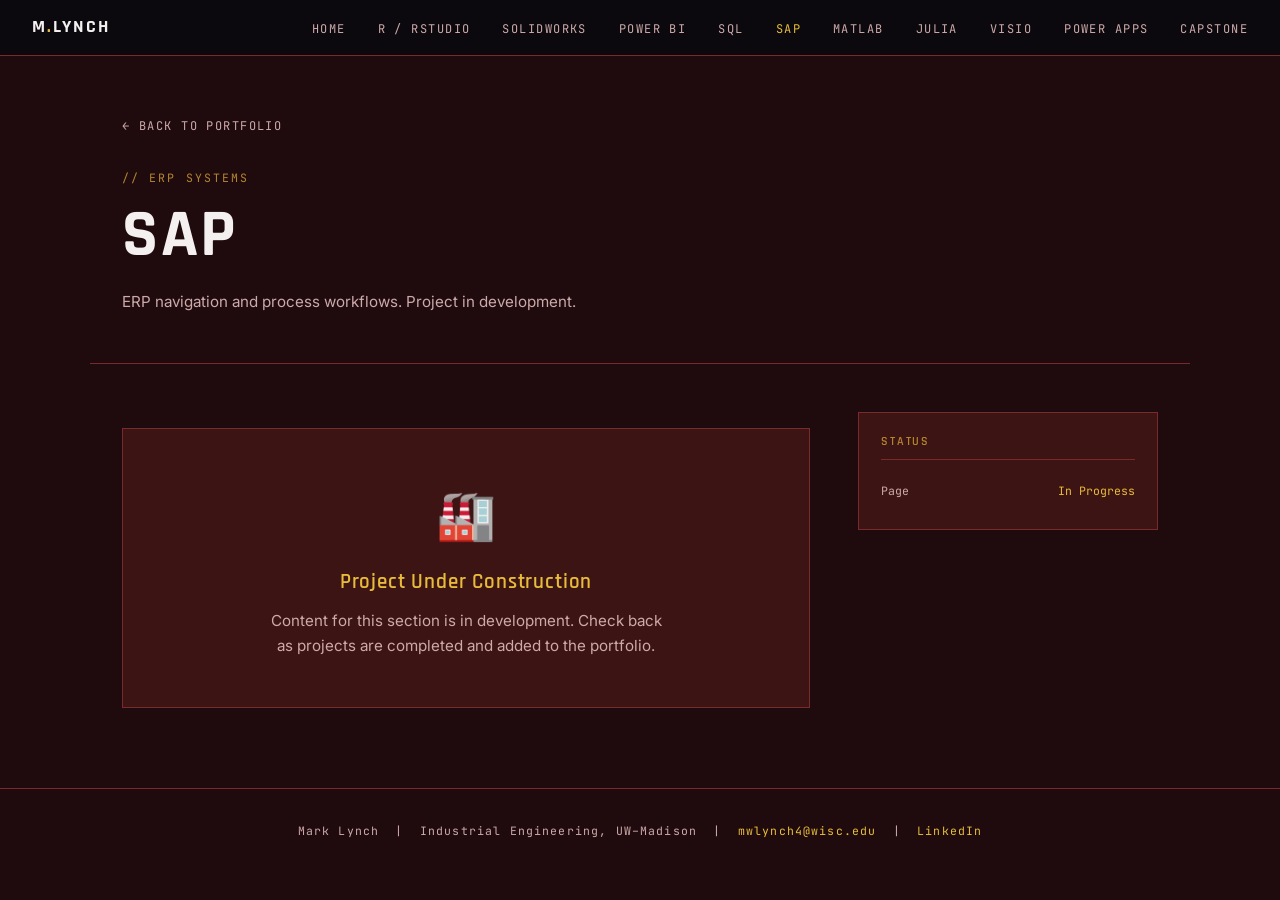
<file: pages/sap.html>
<!DOCTYPE html>
<html lang="en">
<head>
  <meta charset="UTF-8" />
  <meta name="viewport" content="width=device-width, initial-scale=1.0" />
  <title>SAP — Mark Lynch Portfolio</title>
  <link rel="stylesheet" href="../css/style.css" />
</head>
<body>

<nav>
  <a href="../index.html" class="nav-logo">M<span>.</span>Lynch</a>
  <ul class="nav-links">
    <li><a href="../index.html">Home</a></li>
    <li><a href="r-studio.html">R / RStudio</a></li>
    <li><a href="solidworks.html">SolidWorks</a></li>
    <li><a href="powerbi.html">Power BI</a></li>
    <li><a href="sql.html">SQL</a></li>
    <li><a href="sap.html">SAP</a></li>
    <li><a href="matlab.html">MATLAB</a></li>
    <li><a href="julia.html">Julia</a></li>
    <li><a href="visio.html">Visio</a></li>
    <li><a href="powerapps.html">Power Apps</a></li>
    <li><a href="capstone.html">Capstone</a></li>
  </ul>
  <button class="nav-hamburger" aria-label="Menu">
    <span></span><span></span><span></span>
  </button>
</nav>

<div class="project-hero">
  <a href="../index.html" class="project-back">← Back to Portfolio</a>
  <p class="section-label">// ERP Systems</p>
  <h1>SAP</h1>
  <p style="max-width:580px; margin-top:0.8rem;">ERP navigation and process workflows. Project in development.</p>
</div>

<div class="project-body">
  <div class="project-content">
    <div style="
      background: var(--panel);
      border: 1px solid var(--border);
      padding: 3rem 2rem;
      text-align: center;
      margin-top: 1rem;
    ">
      <div style="font-size:3rem; margin-bottom:1rem;">🏭</div>
      <h3 style="margin-bottom:0.8rem; color:var(--gold);">Project Under Construction</h3>
      <p style="max-width:400px; margin:0 auto;">
        Content for this section is in development.
        Check back as projects are completed and added to the portfolio.
      </p>
    </div>
  </div>

  <aside class="project-sidebar">
    <div class="sidebar-panel">
      <h4>Status</h4>
      <div class="sidebar-row">
        <span class="sidebar-key">Page</span>
        <span class="sidebar-val" style="color:var(--gold);">In Progress</span>
      </div>
    </div>
  </aside>
</div>

<footer>
  <p>Mark Lynch &nbsp;|&nbsp; Industrial Engineering, UW&#8211;Madison &nbsp;|&nbsp;
     <a href="mailto:mwlynch4@wisc.edu">mwlynch4@wisc.edu</a> &nbsp;|&nbsp;
     <a href="https://linkedin.com/in/mark-lynch-a21a8b310" target="_blank">LinkedIn</a>
  </p>
</footer>

<script src="../js/main.js"></script>
</body>
</html>
</file>
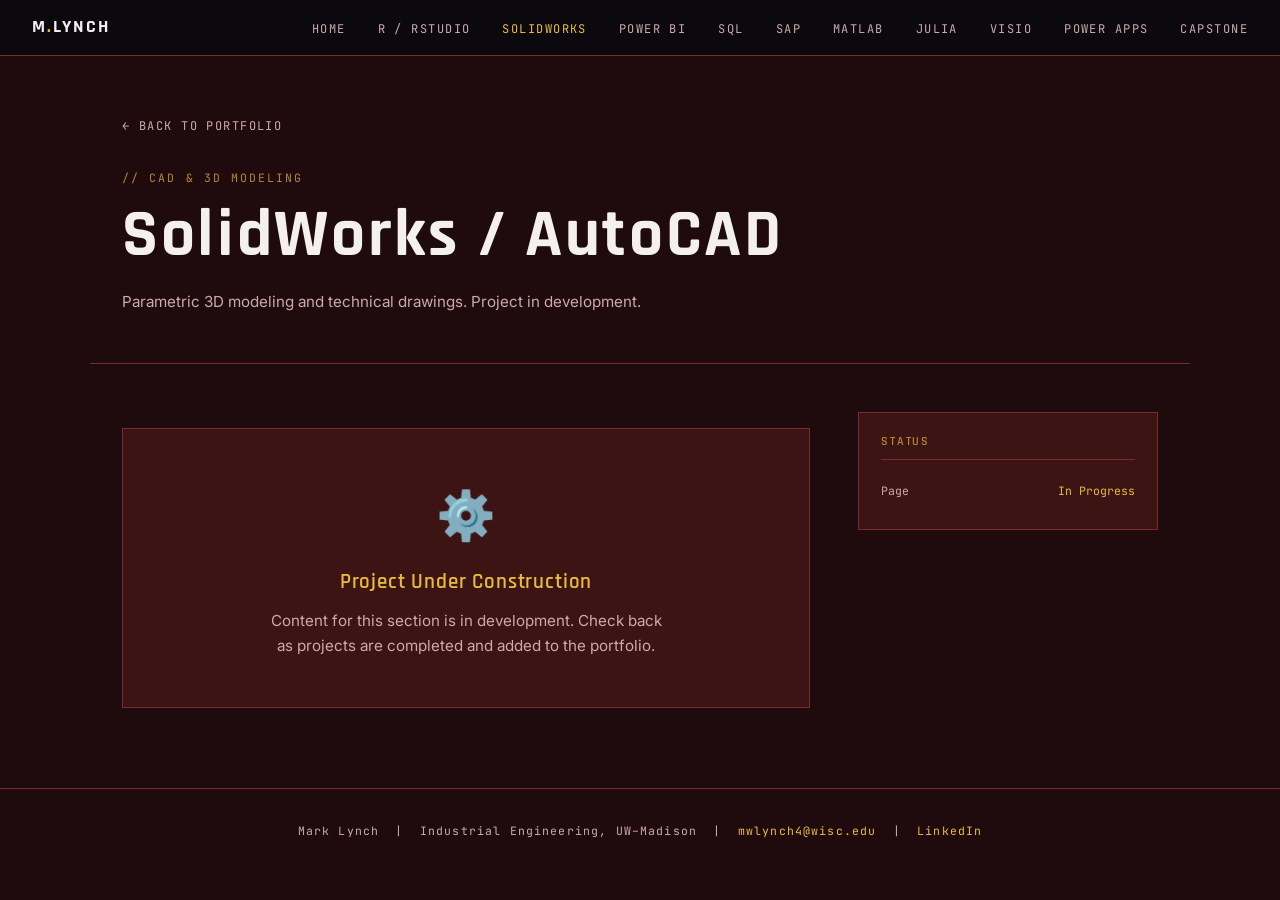
<file: pages/solidworks.html>
<!DOCTYPE html>
<html lang="en">
<head>
  <meta charset="UTF-8" />
  <meta name="viewport" content="width=device-width, initial-scale=1.0" />
  <title>SolidWorks / AutoCAD — Mark Lynch Portfolio</title>
  <link rel="stylesheet" href="../css/style.css" />
</head>
<body>

<nav>
  <a href="../index.html" class="nav-logo">M<span>.</span>Lynch</a>
  <ul class="nav-links">
    <li><a href="../index.html">Home</a></li>
    <li><a href="r-studio.html">R / RStudio</a></li>
    <li><a href="solidworks.html">SolidWorks</a></li>
    <li><a href="powerbi.html">Power BI</a></li>
    <li><a href="sql.html">SQL</a></li>
    <li><a href="sap.html">SAP</a></li>
    <li><a href="matlab.html">MATLAB</a></li>
    <li><a href="julia.html">Julia</a></li>
    <li><a href="visio.html">Visio</a></li>
    <li><a href="powerapps.html">Power Apps</a></li>
    <li><a href="capstone.html">Capstone</a></li>
  </ul>
  <button class="nav-hamburger" aria-label="Menu">
    <span></span><span></span><span></span>
  </button>
</nav>

<div class="project-hero">
  <a href="../index.html" class="project-back">← Back to Portfolio</a>
  <p class="section-label">// CAD &amp; 3D Modeling</p>
  <h1>SolidWorks / AutoCAD</h1>
  <p style="max-width:580px; margin-top:0.8rem;">Parametric 3D modeling and technical drawings. Project in development.</p>
</div>

<div class="project-body">
  <div class="project-content">
    <div style="
      background: var(--panel);
      border: 1px solid var(--border);
      padding: 3rem 2rem;
      text-align: center;
      margin-top: 1rem;
    ">
      <div style="font-size:3rem; margin-bottom:1rem;">⚙️</div>
      <h3 style="margin-bottom:0.8rem; color:var(--gold);">Project Under Construction</h3>
      <p style="max-width:400px; margin:0 auto;">
        Content for this section is in development.
        Check back as projects are completed and added to the portfolio.
      </p>
    </div>
  </div>

  <aside class="project-sidebar">
    <div class="sidebar-panel">
      <h4>Status</h4>
      <div class="sidebar-row">
        <span class="sidebar-key">Page</span>
        <span class="sidebar-val" style="color:var(--gold);">In Progress</span>
      </div>
    </div>
  </aside>
</div>

<footer>
  <p>Mark Lynch &nbsp;|&nbsp; Industrial Engineering, UW&#8211;Madison &nbsp;|&nbsp;
     <a href="mailto:mwlynch4@wisc.edu">mwlynch4@wisc.edu</a> &nbsp;|&nbsp;
     <a href="https://linkedin.com/in/mark-lynch-a21a8b310" target="_blank">LinkedIn</a>
  </p>
</footer>

<script src="../js/main.js"></script>
</body>
</html>
</file>
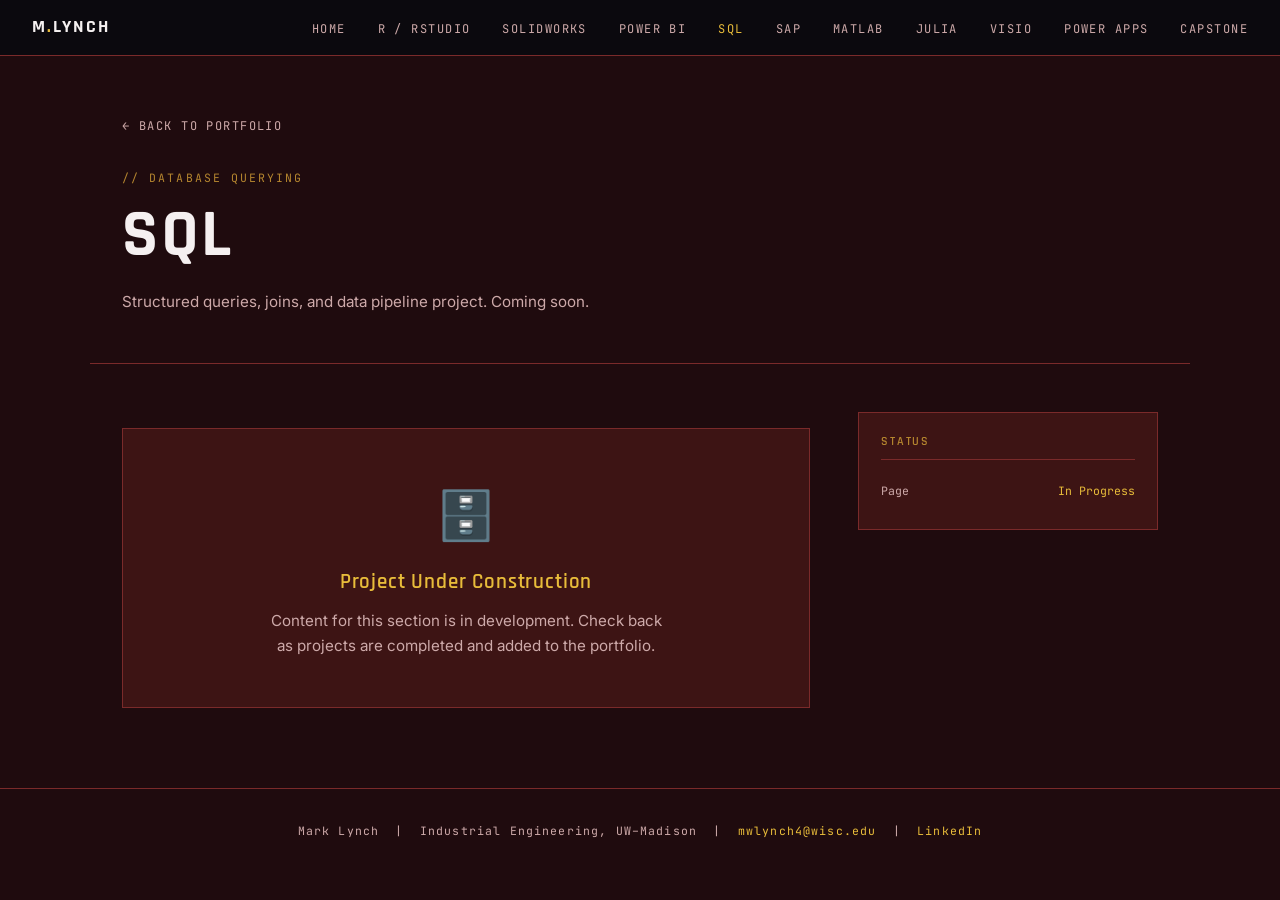
<file: pages/sql.html>
<!DOCTYPE html>
<html lang="en">
<head>
  <meta charset="UTF-8" />
  <meta name="viewport" content="width=device-width, initial-scale=1.0" />
  <title>SQL — Mark Lynch Portfolio</title>
  <link rel="stylesheet" href="../css/style.css" />
</head>
<body>

<nav>
  <a href="../index.html" class="nav-logo">M<span>.</span>Lynch</a>
  <ul class="nav-links">
    <li><a href="../index.html">Home</a></li>
    <li><a href="r-studio.html">R / RStudio</a></li>
    <li><a href="solidworks.html">SolidWorks</a></li>
    <li><a href="powerbi.html">Power BI</a></li>
    <li><a href="sql.html">SQL</a></li>
    <li><a href="sap.html">SAP</a></li>
    <li><a href="matlab.html">MATLAB</a></li>
    <li><a href="julia.html">Julia</a></li>
    <li><a href="visio.html">Visio</a></li>
    <li><a href="powerapps.html">Power Apps</a></li>
    <li><a href="capstone.html">Capstone</a></li>
  </ul>
  <button class="nav-hamburger" aria-label="Menu">
    <span></span><span></span><span></span>
  </button>
</nav>

<div class="project-hero">
  <a href="../index.html" class="project-back">← Back to Portfolio</a>
  <p class="section-label">// Database Querying</p>
  <h1>SQL</h1>
  <p style="max-width:580px; margin-top:0.8rem;">Structured queries, joins, and data pipeline project. Coming soon.</p>
</div>

<div class="project-body">
  <div class="project-content">
    <div style="
      background: var(--panel);
      border: 1px solid var(--border);
      padding: 3rem 2rem;
      text-align: center;
      margin-top: 1rem;
    ">
      <div style="font-size:3rem; margin-bottom:1rem;">🗄️</div>
      <h3 style="margin-bottom:0.8rem; color:var(--gold);">Project Under Construction</h3>
      <p style="max-width:400px; margin:0 auto;">
        Content for this section is in development.
        Check back as projects are completed and added to the portfolio.
      </p>
    </div>
  </div>

  <aside class="project-sidebar">
    <div class="sidebar-panel">
      <h4>Status</h4>
      <div class="sidebar-row">
        <span class="sidebar-key">Page</span>
        <span class="sidebar-val" style="color:var(--gold);">In Progress</span>
      </div>
    </div>
  </aside>
</div>

<footer>
  <p>Mark Lynch &nbsp;|&nbsp; Industrial Engineering, UW&#8211;Madison &nbsp;|&nbsp;
     <a href="mailto:mwlynch4@wisc.edu">mwlynch4@wisc.edu</a> &nbsp;|&nbsp;
     <a href="https://linkedin.com/in/mark-lynch-a21a8b310" target="_blank">LinkedIn</a>
  </p>
</footer>

<script src="../js/main.js"></script>
</body>
</html>
</file>
<file: css/style.css>
/* =============================================
   MARK LYNCH PORTFOLIO — AEROSPACE / MECHANICAL
   ============================================= */

@import url('https://fonts.googleapis.com/css2?family=Rajdhani:wght@300;400;500;600;700&family=Inter:wght@300;400;500;600&family=JetBrains+Mono:wght@300;400;500&display=swap');

/* === TOKENS === */
:root {
  --bg:          #1F0B0E;
  --panel:       #3D1414;
  --panel-hover: #4F1C1C;
  --gold:        #E8BC3A;
  --gold-dim:    #B5862F;
  --text:        #F5F0F0;
  --text-muted:  #CDA9A9;
  --border:      #7A2A2A;
  --scan:        rgba(232, 188, 58, 0.22);

  --font-display: 'Rajdhani', sans-serif;
  --font-body:    'Inter', sans-serif;
  --font-mono:    'JetBrains Mono', monospace;
}

/* === RESET === */
*, *::before, *::after { box-sizing: border-box; margin: 0; padding: 0; }

html { scroll-behavior: smooth; }

body {
  background: var(--bg);
  color: var(--text);
  font-family: var(--font-body);
  font-size: 16px;
  line-height: 1.6;
  min-height: 100vh;
}

/* === TYPOGRAPHY === */
h1, h2, h3, h4 {
  font-family: var(--font-display);
  font-weight: 600;
  letter-spacing: 0.04em;
  line-height: 1.2;
}

h1 { font-size: clamp(2.4rem, 6vw, 4.2rem); font-weight: 700; }
h2 { font-size: clamp(1.6rem, 3.5vw, 2.4rem); }
h3 { font-size: 1.3rem; }
h4 { font-size: 1rem; letter-spacing: 0.08em; text-transform: uppercase; }

p { color: var(--text-muted); font-size: 0.95rem; line-height: 1.7; }

a { color: var(--gold); text-decoration: none; transition: color 0.2s; }
a:hover { color: var(--text); }

/* === UTILITY === */
.mono {
  font-family: var(--font-mono);
  font-size: 0.8rem;
  letter-spacing: 0.06em;
}

.gold { color: var(--gold); }
.muted { color: var(--text-muted); }

.tag {
  font-family: var(--font-mono);
  font-size: 0.7rem;
  letter-spacing: 0.1em;
  text-transform: uppercase;
  color: var(--gold);
  background: rgba(200, 169, 81, 0.1);
  border: 1px solid rgba(200, 169, 81, 0.25);
  padding: 0.25rem 0.6rem;
  display: inline-block;
}

.section-label {
  font-family: var(--font-mono);
  font-size: 0.72rem;
  letter-spacing: 0.18em;
  text-transform: uppercase;
  color: var(--gold-dim);
  margin-bottom: 0.5rem;
}

/* === NAV === */
nav {
  position: fixed;
  top: 0;
  left: 0;
  right: 0;
  z-index: 100;
  background: rgba(10, 10, 15, 0.92);
  backdrop-filter: blur(12px);
  border-bottom: 1px solid var(--border);
  display: flex;
  align-items: center;
  justify-content: space-between;
  padding: 0 2rem;
  height: 56px;
}

.nav-logo {
  font-family: var(--font-display);
  font-size: 1.1rem;
  font-weight: 700;
  letter-spacing: 0.1em;
  color: var(--text);
  text-transform: uppercase;
}

.nav-logo span { color: var(--gold); }

.nav-links {
  display: flex;
  gap: 2rem;
  list-style: none;
}

.nav-links a {
  font-family: var(--font-mono);
  font-size: 0.75rem;
  letter-spacing: 0.12em;
  text-transform: uppercase;
  color: var(--text-muted);
  transition: color 0.2s;
}

.nav-links a:hover,
.nav-links a.active { color: var(--gold); }

.nav-hamburger {
  display: none;
  flex-direction: column;
  gap: 5px;
  cursor: pointer;
  background: none;
  border: none;
  padding: 4px;
}

.nav-hamburger span {
  display: block;
  width: 22px;
  height: 2px;
  background: var(--text-muted);
  transition: background 0.2s;
}

.nav-hamburger:hover span { background: var(--gold); }

/* === HERO === */
.hero {
  min-height: 100vh;
  display: flex;
  flex-direction: column;
  justify-content: center;
  padding: 6rem 2rem 4rem;
  max-width: 1100px;
  margin: 0 auto;
  position: relative;
}

.hero-eyebrow {
  font-family: var(--font-mono);
  font-size: 0.78rem;
  letter-spacing: 0.22em;
  text-transform: uppercase;
  color: var(--gold);
  margin-bottom: 1.2rem;
}

.hero h1 {
  margin-bottom: 1.2rem;
  max-width: 700px;
}

.hero h1 em {
  font-style: normal;
  color: var(--gold);
}

.hero-desc {
  max-width: 540px;
  margin-bottom: 2.4rem;
  font-size: 1rem;
}

.hero-stats {
  display: flex;
  gap: 2.5rem;
  margin-bottom: 2.8rem;
  flex-wrap: wrap;
}

.stat-item {
  display: flex;
  flex-direction: column;
  gap: 0.2rem;
}

.stat-value {
  font-family: var(--font-display);
  font-size: 1.8rem;
  font-weight: 700;
  color: var(--text);
  line-height: 1;
}

.stat-label {
  font-family: var(--font-mono);
  font-size: 0.68rem;
  letter-spacing: 0.14em;
  text-transform: uppercase;
  color: var(--text-muted);
}

.hero-cta {
  display: flex;
  gap: 1rem;
  flex-wrap: wrap;
}

/* === SCAN LINE ANIMATION === */
.scan-line {
  position: absolute;
  top: 0;
  left: 0;
  right: 0;
  height: 2px;
  background: linear-gradient(90deg, transparent 0%, var(--gold) 50%, transparent 100%);
  opacity: 0;
  animation: scanDown 1.8s ease-out 0.3s forwards;
}

@keyframes scanDown {
  0%   { opacity: 0; top: 0; }
  10%  { opacity: 1; }
  90%  { opacity: 0.6; top: calc(100% - 2px); }
  100% { opacity: 0; top: calc(100% - 2px); }
}

/* === BUTTONS === */
.btn {
  font-family: var(--font-mono);
  font-size: 0.75rem;
  letter-spacing: 0.12em;
  text-transform: uppercase;
  padding: 0.75rem 1.5rem;
  border: 1px solid;
  cursor: pointer;
  transition: background 0.2s, color 0.2s, border-color 0.2s;
  display: inline-block;
}

.btn.copied {
  background: var(--gold);
  color: var(--bg);
  border-color: var(--gold);
}

.btn-primary {
  background: var(--gold);
  color: var(--bg);
  border-color: var(--gold);
}

.btn-primary:hover {
  background: transparent;
  color: var(--gold);
}

.btn-ghost {
  background: transparent;
  color: var(--text-muted);
  border-color: var(--border);
}

.btn-ghost:hover {
  border-color: var(--gold);
  color: var(--gold);
}

/* === SECTION WRAPPER === */
.section {
  padding: 5rem 2rem;
  max-width: 1100px;
  margin: 0 auto;
}

.section-header {
  margin-bottom: 3rem;
  display: flex;
  align-items: flex-end;
  justify-content: space-between;
  flex-wrap: wrap;
  gap: 1rem;
  border-bottom: 1px solid var(--border);
  padding-bottom: 1.2rem;
}

.section-header h2 { margin: 0; }

/* === DIVIDER === */
.divider {
  border: none;
  border-top: 1px solid var(--border);
  margin: 0 2rem;
}

/* === TOOL GRID === */
.tool-grid {
  display: grid;
  grid-template-columns: repeat(auto-fill, minmax(280px, 1fr));
  gap: 1.5rem;
}

/* === TOOL CARD === */
.tool-card {
  background: var(--panel);
  border: 1px solid var(--border);
  padding: 1.75rem;
  position: relative;
  transition: background 0.2s, border-color 0.25s, transform 0.2s;
  display: flex;
  flex-direction: column;
  gap: 0.85rem;
  cursor: pointer;
  text-decoration: none;
  color: inherit;
  overflow: hidden;
}

/* Corner accent */
.tool-card::before,
.tool-card::after {
  content: '';
  position: absolute;
  width: 12px;
  height: 12px;
  border-color: var(--gold-dim);
  border-style: solid;
  transition: border-color 0.25s, width 0.25s, height 0.25s;
}

.tool-card::before {
  top: 8px; left: 8px;
  border-width: 1px 0 0 1px;
}

.tool-card::after {
  bottom: 8px; right: 8px;
  border-width: 0 1px 1px 0;
}

.tool-card:hover {
  background: var(--panel-hover);
  border-color: var(--gold-dim);
  transform: translateY(-3px);
}

.tool-card:hover::before,
.tool-card:hover::after {
  border-color: var(--gold);
  width: 18px;
  height: 18px;
}

.tool-card-icon {
  font-size: 1.6rem;
  line-height: 1;
}

.tool-card-label {
  font-family: var(--font-mono);
  font-size: 0.68rem;
  letter-spacing: 0.18em;
  text-transform: uppercase;
  color: var(--gold-dim);
}

.tool-card h3 {
  font-size: 1.15rem;
  color: var(--text);
  margin: 0;
}

.tool-card p {
  font-size: 0.85rem;
  line-height: 1.55;
  flex: 1;
}

.tool-card-status {
  font-family: var(--font-mono);
  font-size: 0.68rem;
  letter-spacing: 0.1em;
  text-transform: uppercase;
  display: flex;
  align-items: center;
  gap: 0.4rem;
}

.status-dot {
  width: 6px;
  height: 6px;
  border-radius: 50%;
  display: inline-block;
}

.status-live .status-dot   { background: #4CAF50; box-shadow: 0 0 6px #4CAF50; }
.status-wip .status-dot    { background: var(--gold); box-shadow: 0 0 6px var(--gold); }
.status-planned .status-dot { background: var(--text-muted); }

.status-live   { color: #4CAF50; }
.status-wip    { color: var(--gold); }
.status-planned { color: var(--text-muted); }

/* === PROJECT PAGE LAYOUT === */
.project-hero {
  padding: 7rem 2rem 3rem;
  max-width: 1100px;
  margin: 0 auto;
  border-bottom: 1px solid var(--border);
}

.project-back {
  font-family: var(--font-mono);
  font-size: 0.75rem;
  letter-spacing: 0.12em;
  text-transform: uppercase;
  color: var(--text-muted);
  display: inline-flex;
  align-items: center;
  gap: 0.5rem;
  margin-bottom: 2rem;
  transition: color 0.2s;
}

.project-back:hover { color: var(--gold); }

.project-meta {
  display: flex;
  flex-wrap: wrap;
  gap: 1rem;
  margin-top: 1.2rem;
  margin-bottom: 1.8rem;
}

.project-body {
  max-width: 1100px;
  margin: 0 auto;
  padding: 3rem 2rem 5rem;
  display: grid;
  grid-template-columns: 1fr 300px;
  gap: 3rem;
  align-items: start;
}

.project-content h2 {
  font-size: 1.4rem;
  margin-top: 2.5rem;
  margin-bottom: 0.8rem;
  padding-bottom: 0.5rem;
  border-bottom: 1px solid var(--border);
}

.project-content h2:first-child { margin-top: 0; }

.project-content p { margin-bottom: 1rem; }

.project-content ul {
  list-style: none;
  margin-bottom: 1rem;
}

.project-content ul li {
  color: var(--text-muted);
  font-size: 0.95rem;
  padding: 0.35rem 0;
  padding-left: 1.2rem;
  position: relative;
}

.project-content ul li::before {
  content: '—';
  position: absolute;
  left: 0;
  color: var(--gold-dim);
}

.project-sidebar {
  position: sticky;
  top: 80px;
  display: flex;
  flex-direction: column;
  gap: 1.5rem;
}

.sidebar-panel {
  background: var(--panel);
  border: 1px solid var(--border);
  padding: 1.4rem;
}

.sidebar-panel h4 {
  font-size: 0.72rem;
  letter-spacing: 0.15em;
  color: var(--gold-dim);
  margin-bottom: 1rem;
  padding-bottom: 0.6rem;
  border-bottom: 1px solid var(--border);
}

.sidebar-row {
  display: flex;
  justify-content: space-between;
  align-items: center;
  padding: 0.4rem 0;
  border-bottom: 1px solid rgba(255,255,255,0.04);
}

.sidebar-row:last-child { border-bottom: none; }

.sidebar-key {
  font-family: var(--font-mono);
  font-size: 0.72rem;
  color: var(--text-muted);
}

.sidebar-val {
  font-family: var(--font-mono);
  font-size: 0.72rem;
  color: var(--text);
  text-align: right;
}

/* === ABOUT / CONTACT STRIP === */
.about-strip {
  background: var(--panel);
  border-top: 1px solid var(--border);
  border-bottom: 1px solid var(--border);
}

.about-strip .section {
  display: grid;
  grid-template-columns: 1fr 1fr;
  gap: 4rem;
  align-items: center;
  padding-top: 4rem;
  padding-bottom: 4rem;
}

/* === FOOTER === */
footer {
  padding: 2rem;
  text-align: center;
  border-top: 1px solid var(--border);
}

footer p {
  font-family: var(--font-mono);
  font-size: 0.72rem;
  letter-spacing: 0.1em;
  color: var(--text-muted);
}

/* === RESPONSIVE === */
@media (max-width: 768px) {
  nav { padding: 0 1.2rem; }

  .nav-links {
    display: none;
    position: fixed;
    top: 56px;
    left: 0;
    right: 0;
    background: rgba(10, 10, 15, 0.98);
    flex-direction: column;
    padding: 1.5rem 2rem;
    gap: 1.5rem;
    border-bottom: 1px solid var(--border);
  }

  .nav-links.open { display: flex; }
  .nav-hamburger { display: flex; }

  .hero { padding: 5rem 1.2rem 3rem; }
  .hero-stats { gap: 1.5rem; }

  .section { padding: 3.5rem 1.2rem; }

  .about-strip .section {
    grid-template-columns: 1fr;
    gap: 2rem;
  }

  .project-body {
    grid-template-columns: 1fr;
    padding: 2rem 1.2rem 4rem;
  }

  .project-sidebar { position: static; }

  .section-header { flex-direction: column; align-items: flex-start; }
}
</file>
